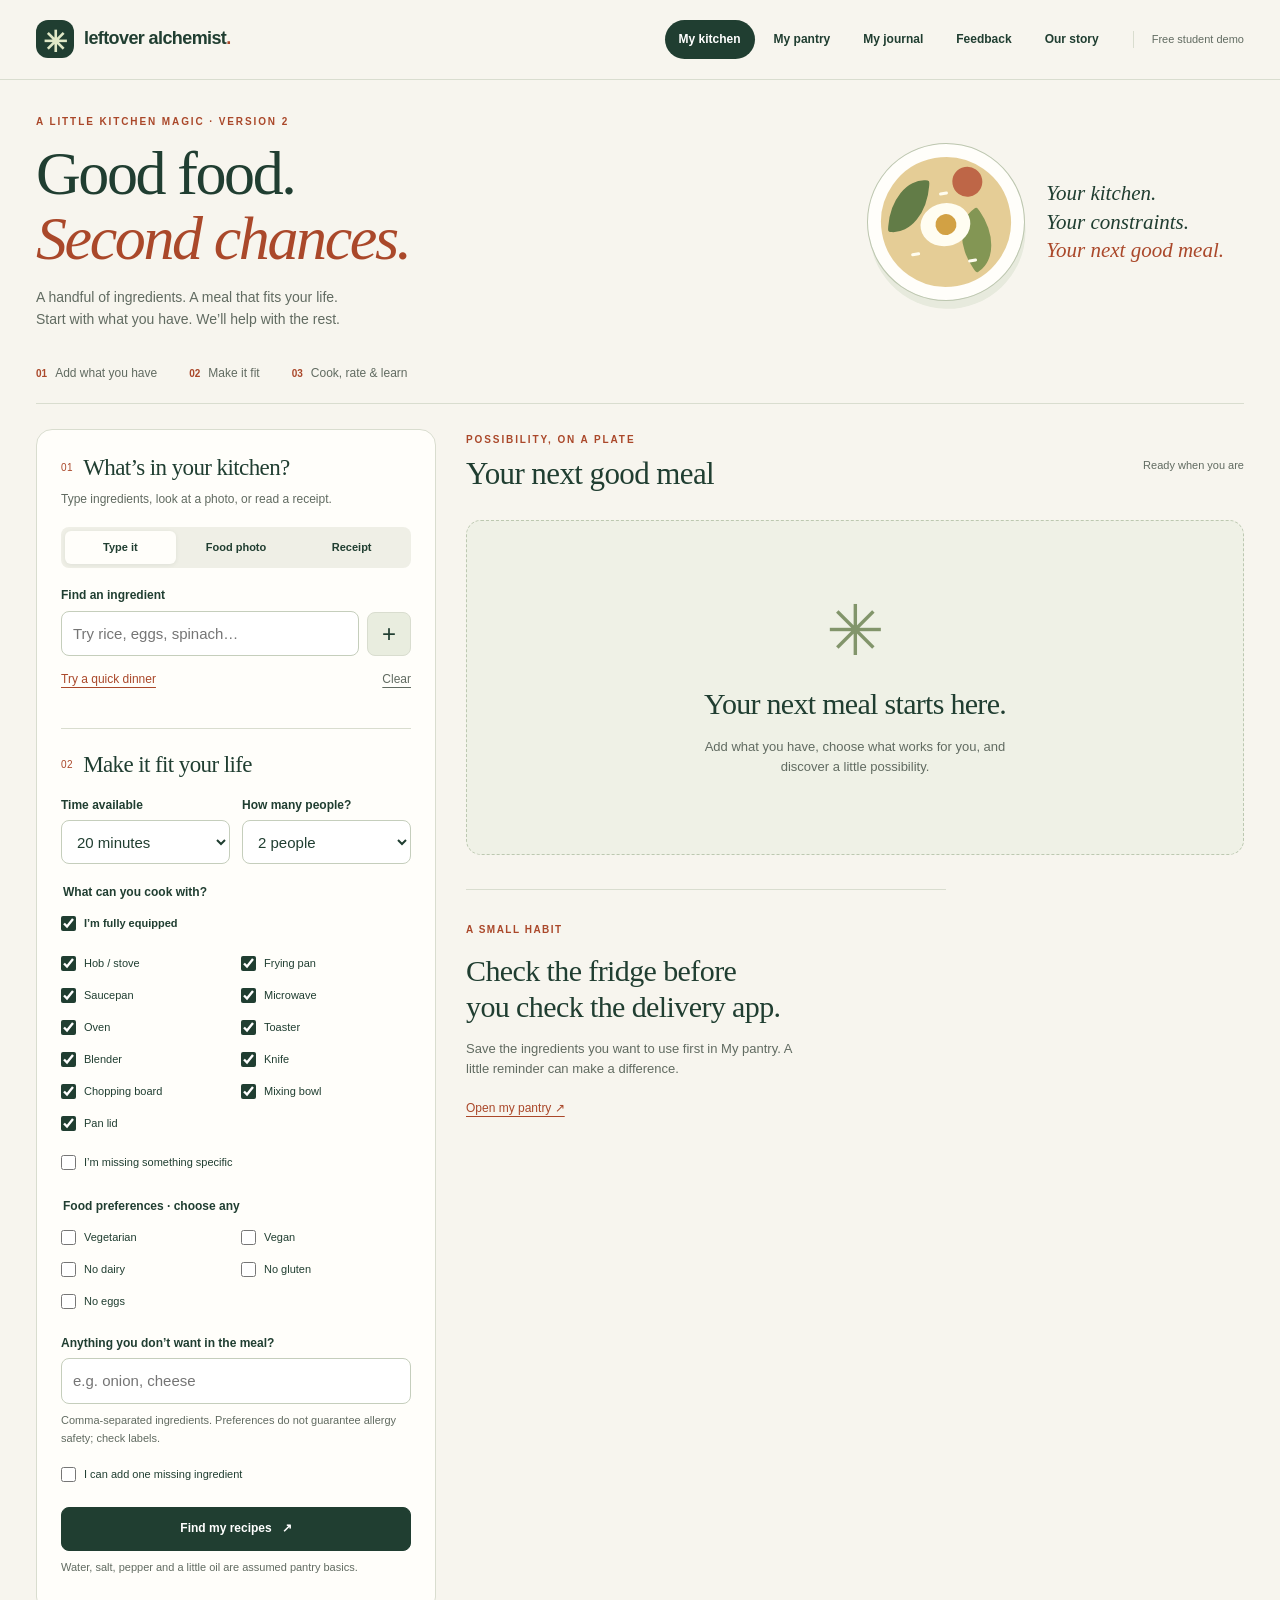
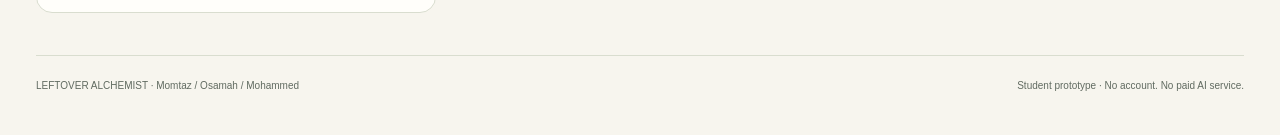
<file: index.html>
<!doctype html>
<html lang="en"><head><meta charset="utf-8"><meta name="viewport" content="width=device-width,initial-scale=1"><meta name="theme-color" content="#203e31"><meta name="description" content="Turn ingredients you already have into simple meals. A free student prototype with pantry reminders, receipt reading, and feedback."><title>Leftover Alchemist · Your kitchen, reimagined</title><link rel="stylesheet" href="styles.css"></head>
<body>
<header><a class="brand" href="#kitchen"><span class="brand-mark" aria-hidden="true">✳</span><span>leftover alchemist<span class="accent">.</span></span></a><nav aria-label="Main navigation"><button data-page="kitchen" aria-current="page">My kitchen</button><button data-page="pantry">My pantry <span id="pantry-count"></span></button><button data-page="journal">My journal</button><button data-page="feedback">Feedback</button><button data-page="about">Our story</button></nav><span class="free-label">Free student demo</span></header>
<main>
 <aside id="reminder-banner" class="reminder-banner" aria-live="polite" hidden></aside>
 <section id="kitchen-page" class="page">
  <div class="hero"><div><p class="eyebrow">A little kitchen magic · Version 2</p><h1>Good food.<br><em>Second chances.</em></h1><p>A handful of ingredients. A meal that fits your life.<br>Start with what you have. We’ll help with the rest.</p></div><div class="hero-side"><div class="orbit" aria-hidden="true"><span class="leaf leaf-one"></span><span class="leaf leaf-two"></span><span class="tomato"></span><span class="egg"><i></i></span><span class="grain g1"></span><span class="grain g2"></span><span class="grain g3"></span></div><div class="hero-note">Your kitchen.<br>Your constraints.<br><em>Your next good meal.</em></div></div></div>
  <div class="journey"><span><b>01</b> Add what you have</span><span><b>02</b> Make it fit</span><span><b>03</b> Cook, rate & learn</span></div>
  <div class="kitchen-layout">
   <form id="kitchen-form" class="panel kitchen-form">
    <div class="section-heading"><span class="step">01</span><h2>What’s in your kitchen?</h2></div><p class="helper">Type ingredients, look at a photo, or read a receipt.</p>
    <div class="input-tabs" role="tablist" aria-label="Ingredient input method"><button type="button" id="tab-type" role="tab" aria-selected="true" aria-controls="input-type">Type it</button><button type="button" id="tab-photo" role="tab" aria-selected="false" aria-controls="input-photo">Food photo</button><button type="button" id="tab-receipt" role="tab" aria-selected="false" aria-controls="input-receipt">Receipt</button></div>
    <div id="input-type" role="tabpanel" aria-labelledby="tab-type"><label for="ingredient-input">Find an ingredient</label><div class="autocomplete"><div class="input-row"><input id="ingredient-input" role="combobox" aria-autocomplete="list" aria-controls="ingredient-options" aria-expanded="false" autocomplete="off" maxlength="160" placeholder="Try rice, eggs, spinach…"><button id="add-ingredient" type="button" aria-label="Add ingredient" class="add-btn">+</button></div><ul id="ingredient-options" role="listbox" hidden></ul></div><div class="example-row"><button id="example" type="button" class="text-button">Try a quick dinner</button><button id="clear" type="button" class="text-button muted">Clear</button></div></div>
    <div id="input-photo" role="tabpanel" aria-labelledby="tab-photo" hidden><label for="food-photo">Upload a food photo</label><input type="file" id="food-photo" accept="image/jpeg,image/png,image/webp"><img id="food-preview" class="input-preview" alt="Your ingredients to review" hidden><p class="helper small">Review the photo and type what you can see. This free demo does not automatically identify loose food from images.</p><div class="input-row"><input id="photo-ingredients" aria-label="Ingredients visible in your photo" placeholder="e.g. tomatoes, eggs, spinach"><button type="button" id="add-photo-ingredients" class="small-button">Add</button></div></div>
    <div id="input-receipt" role="tabpanel" aria-labelledby="tab-receipt" hidden><label for="receipt-photo">Upload a receipt image</label><input type="file" id="receipt-photo" accept="image/jpeg,image/png,image/webp"><div class="button-row"><button type="button" id="scan-receipt" class="small-button">Read receipt</button><button type="button" id="sample-receipt" class="text-button">Try a sample</button></div><p id="ocr-status" class="helper small" role="status">English text recognition runs on your device. First use may take a moment.</p><label for="receipt-text">Or paste / correct receipt text</label><textarea id="receipt-text" rows="4" placeholder="Paste item lines and purchase date here…" maxlength="10000"></textarea><div class="field"><label for="receipt-date">Purchase date · review before importing</label><input type="date" id="receipt-date" required></div><button type="button" id="review-receipt" class="secondary full">Review receipt items</button><div id="receipt-review" hidden></div></div>
    <div id="ingredient-chips" class="chips" aria-label="Selected ingredients"></div><p id="ingredient-error" class="error" role="alert"></p>
    <div class="constraint-section"><div class="section-heading"><span class="step">02</span><h2>Make it fit your life</h2></div>
     <div class="two-columns"><div class="field"><label for="time">Time available</label><select id="time"><option value="10">10 minutes</option><option value="15">15 minutes</option><option value="20" selected>20 minutes</option><option value="30">30 minutes</option></select></div><div class="field"><label for="portions">How many people?</label><select id="portions"><option value="1">Just me</option><option value="2" selected>2 people</option><option value="3">3 people</option><option value="4">4 people</option></select></div></div>
     <fieldset><legend>What can you cook with?</legend><label class="check all-equipment"><input type="checkbox" id="fully-equipped" checked>I’m fully equipped</label><div id="equipment-options" class="check-grid"></div><label class="check" style="margin-top:8px"><input type="checkbox" id="missing-toggle">I’m missing something specific</label><div id="missing-wrap" hidden><label for="missing-equipment" class="sr-only">Equipment you do not have</label><input id="missing-equipment" placeholder="e.g. no oven, no microwave" maxlength="160"><p id="missing-hint" class="helper small"></p></div></fieldset>
     <fieldset><legend>Food preferences · choose any</legend><div class="check-grid"><label class="check"><input type="checkbox" id="vegetarian">Vegetarian</label><label class="check"><input type="checkbox" id="vegan">Vegan</label><label class="check"><input type="checkbox" id="no-dairy">No dairy</label><label class="check"><input type="checkbox" id="no-gluten">No gluten</label><label class="check"><input type="checkbox" id="no-egg">No eggs</label></div></fieldset>
     <div class="field"><label for="exclude">Anything you don’t want in the meal?</label><input id="exclude" placeholder="e.g. onion, cheese" maxlength="160"><p class="helper small">Comma-separated ingredients. Preferences do not guarantee allergy safety; check labels.</p></div>
     <label class="check"><input type="checkbox" id="allow-missing">I can add one missing ingredient</label><button type="submit" class="primary full">Find my recipes <span aria-hidden="true">↗</span></button><p class="helper small">Water, salt, pepper and a little oil are assumed pantry basics.</p>
    </div>
   </form>
   <section class="recipe-workspace" aria-labelledby="results-heading"><div class="results-heading"><div><p class="eyebrow">Possibility, on a plate</p><h2 id="results-heading">Your next good meal</h2></div><span id="recipe-count" class="subtle">Ready when you are</span></div><div id="results" aria-live="polite"></div><p id="match-note" class="helper"></p><div class="workspace-tip"><span class="tip-number">A SMALL HABIT</span><h3>Check the fridge before<br>you check the delivery app.</h3><p>Save the ingredients you want to use first in My pantry. A little reminder can make a difference.</p><button type="button" class="text-button" data-page="pantry">Open my pantry ↗</button></div></section>
  </div>
 </section>
 <section id="pantry-page" class="page" hidden>
  <div class="page-heading"><p class="eyebrow">A little less forgotten food</p><h1>Your pantry, remembered.</h1><p>Track what came home, decide when to check it, and cook it while it’s useful.</p></div>
  <div class="pantry-layout"><form id="pantry-form" class="panel"><h2>Add to your pantry</h2><div class="field"><label for="pantry-name">Ingredient</label><input id="pantry-name" list="pantry-catalog" placeholder="e.g. Eggs" required maxlength="80"><datalist id="pantry-catalog"></datalist></div><div class="field"><label for="pantry-purchased">Bought / cooked on</label><input id="pantry-purchased" type="date" required><p class="helper small">For cooked food, enter the cooking date.</p></div><div class="field"><label for="pantry-storage">Where is it stored?</label><select id="pantry-storage"><option value="fridge">Fridge · 4°C or below</option><option value="cupboard">Cupboard / pantry</option><option value="freezer">Freezer</option></select></div><div class="field"><label for="pantry-due">Use-by or reminder date</label><input id="pantry-due" type="date" required><button id="suggest-date" type="button" class="text-button">Suggest a date</button><p id="date-explanation" class="helper small">Use the package use-by date when available.</p></div><div class="field"><label for="date-kind">What does this date mean?</label><select id="date-kind"><option value="manual">Package / manually entered date</option><option value="check-in">A check-in reminder</option><option value="estimate">Guidance estimate · not a guarantee</option></select></div><button class="primary full" type="submit">Save pantry item</button></form><div><div class="list-heading"><div><h2>Use it, don’t lose it.</h2><p class="helper">Items with the nearest dates come first.</p></div><button id="calendar-export" type="button" class="secondary">Download reminders</button></div><p class="reminder-explanation">Reminders appear here while the app is open. Import the downloaded calendar file into your calendar for reminders when the site is closed. No email or background push service is connected.</p><div id="pantry-list"></div><p class="helper">Storage suggestions are planning aids, not freshness tests. Follow package instructions and safe storage conditions. <a href="https://www.foodsafety.gov/food-safety-charts/cold-food-storage-charts" target="_blank" rel="noopener">FoodSafety.gov storage guidance</a>.</p></div></div>
 </section>
 <section id="journal-page" class="page" hidden><div class="page-heading"><p class="eyebrow">Your small wins, recorded</p><h1>A kitchen story worth keeping.</h1><p>Completed meals, honest ratings, and evidence you can take into your pilot.</p></div><div class="stats"><div><span>Completed meals</span><strong id="meal-total">0</strong><small>Original pilot goal: 150+ meals</small></div><div><span>Estimated spending avoided</span><strong id="saving-total">AED 0</strong><small id="saving-description">User-entered estimates only</small></div><div><span>Average meal rating</span><strong id="rating-total">—</strong><small>From completed-meal logs</small></div></div><p class="helper">These are records on this device, not verified results. Waste reduction needs a separate baseline. Monthly savings need a comparable observation period. CSV exports include photo filenames, not photo files; keep your original photos.</p><div class="list-heading"><h2>The meal journal</h2><button id="meal-export" type="button" class="secondary">Export meals · CSV</button></div><div id="meal-list"></div></section>
 <section id="feedback-page" class="page" hidden><div class="page-heading"><p class="eyebrow">Build. Try. Listen. Improve.</p><h1>Help us make it fit.</h1><p>Tell the Alchemists team what worked in your kitchen and what got in the way.</p></div><div class="feedback-layout"><form id="feedback-form" class="panel"><h2>Your experience</h2><div class="two-columns"><div class="field"><label for="feedback-id">Participant code</label><input id="feedback-id" placeholder="e.g. P01" required maxlength="40"></div><div class="field"><label for="feedback-category">Your category</label><select id="feedback-category"><option>Dorm student</option><option>Shared-flat student</option><option>Busy expat</option><option>Campus eco-lead</option><option>Project team</option><option>Other</option></select></div></div><div class="two-columns"><div class="field"><label for="feedback-days">Days you tried it</label><input id="feedback-days" type="number" min="0" max="90" value="0" required></div><div class="field"><label for="feedback-round">Test round</label><select id="feedback-round"><option>First try</option><option>Retest after improvements</option></select></div></div><div class="field"><label for="feedback-rating">How useful was it?</label><select id="feedback-rating" required><option value="">Choose a rating</option><option value="5">5 · Very useful</option><option value="4">4 · Useful</option><option value="3">3 · Okay</option><option value="2">2 · Needs work</option><option value="1">1 · Not useful yet</option></select></div><div class="field"><label for="feedback-text">What should we keep, fix, or add?</label><textarea id="feedback-text" placeholder="Tell us about a task you tried, a problem, or an idea…" required maxlength="1500"></textarea></div><button class="primary full" type="submit">Save feedback on this device</button><p class="helper small">This prototype has no shared server database. Save and download your feedback, then send the file to your project team. Nothing is automatically emailed.</p></form><div><h2>The feedback loop</h2><ol class="loop"><li><strong>Build a useful first version</strong><span>Make the core journey work.</span></li><li><strong>Try it in a real kitchen</strong><span>Let the same participant use it for a few days.</span></li><li><strong>Listen, then choose a change</strong><span>Record the problem and what success would look like.</span></li><li><strong>Retest with the same person</strong><span>Check whether the change actually helped.</span></li><li><strong>Expand to another category</strong><span>Keep previous feedback visible as the pilot grows.</span></li></ol><div class="list-heading"><h2>Saved feedback</h2><button class="secondary" id="feedback-export" type="button">Download feedback</button></div><div id="feedback-list"></div></div></div></section>
 <section id="about-page" class="page" hidden><div class="page-heading"><p class="eyebrow">Alchemists team · MGMT 461</p><h1>A better meal starts<br>with a better question.</h1><p>“What can I make with what I already have?”</p></div><div class="about-body"><h2>What changed in version 2</h2><p>Ingredient suggestions now distinguish cooked and dry rice. You can combine equipment constraints, exclude ingredients, review a food photo, read English receipt text, track pantry dates, export calendar reminders, rate recipes, and save feedback.</p><h2>A free prototype, with honest limits</h2><p>Recipe suggestions use 14 built-in templates, not live generative AI. Ingredient-fit scores measure required-ingredient coverage, not taste, nutrition, or safety. Food photos need manual ingredient review. Receipt text recognition runs locally and may make mistakes; confirm items and dates before saving.</p><h2>Your data stays in this browser</h2><p>Photos, receipts, pantry items, meal logs, and feedback are not sent to the project team or stored in a shared database. Browser storage can be cleared, especially on university computers. Download important records before leaving. The public link shows the same app on another device, but not your private local data.</p><h2>Reminders and dates</h2><p>In-app reminders work while the site is open. Calendar export lets you import reminders into a calendar app. Guidance estimates assume appropriate storage and do not establish an actual expiry date. Generic items get a check-in reminder rather than an invented shelf-life prediction.</p><p><a href="https://www.foodsafety.gov/food-safety-charts/cold-food-storage-charts" target="_blank" rel="noopener">Storage guidance · FoodSafety.gov</a><br><a href="https://github.com/naptha/tesseract.js" target="_blank" rel="noopener">Receipt OCR · Tesseract.js, Apache 2.0</a></p><a class="secondary" href="before.html" target="_blank">Explore the original prototype ↗</a></div></section>
 <footer><span>LEFTOVER ALCHEMIST · Momtaz / Osamah / Mohammed</span><span>Student prototype · No account. No paid AI service.</span></footer>
</main>
<dialog id="recipe-dialog" aria-labelledby="recipe-title"><div id="recipe-detail" class="dialog-inner"></div></dialog>
<dialog id="meal-dialog" aria-labelledby="meal-dialog-title"><form id="meal-form" class="dialog-inner"><div class="dialog-heading"><div><p class="eyebrow">A meal worth remembering</p><h2 id="meal-dialog-title">How did it turn out?</h2></div><button type="button" class="close" data-close="meal-dialog" aria-label="Close meal form">×</button></div><p id="meal-recipe-name" class="helper"></p><div class="two-columns"><div class="field"><label for="meal-person">Participant code</label><input id="meal-person" required maxlength="40" placeholder="e.g. P01"></div><div class="field"><label for="meal-date">Date cooked</label><input id="meal-date" type="date" required></div></div><div class="field"><label for="meal-rating">Your meal rating</label><select id="meal-rating" required><option value="">Choose a rating</option><option value="5">5 · Loved it</option><option value="4">4 · Would cook again</option><option value="3">3 · It was okay</option><option value="2">2 · Needs work</option><option value="1">1 · Didn’t enjoy it</option></select></div><div class="two-columns"><div class="field"><label for="meal-avoided">Avoided purchase · AED, optional</label><input id="meal-avoided" type="number" min="0" max="10000" step="0.01"></div><div class="field"><label for="meal-extra">Extra ingredient cost · AED</label><input id="meal-extra" type="number" min="0" max="10000" step="0.01"></div></div><p class="helper small">Enter both spending amounts or leave both blank. Net estimate = avoided purchase minus extra ingredient spending.</p><div class="field"><label for="meal-notes">What worked? What would you change?</label><textarea id="meal-notes" maxlength="1500"></textarea></div><div class="field"><label for="meal-photo">Photo of your finished meal · optional</label><input id="meal-photo" type="file" accept="image/jpeg,image/png,image/webp"><img id="meal-photo-preview" class="input-preview" alt="Your finished meal" hidden></div><label class="check"><input id="meal-completed" type="checkbox" required>This meal was actually cooked.</label><p id="meal-error" class="error" role="alert"></p><button type="submit" id="meal-save" class="primary full">Save completed meal</button></form></dialog>
<div class="toast" id="toast" role="status" hidden></div><script type="module" src="app.js"></script>
</body></html>
</file>
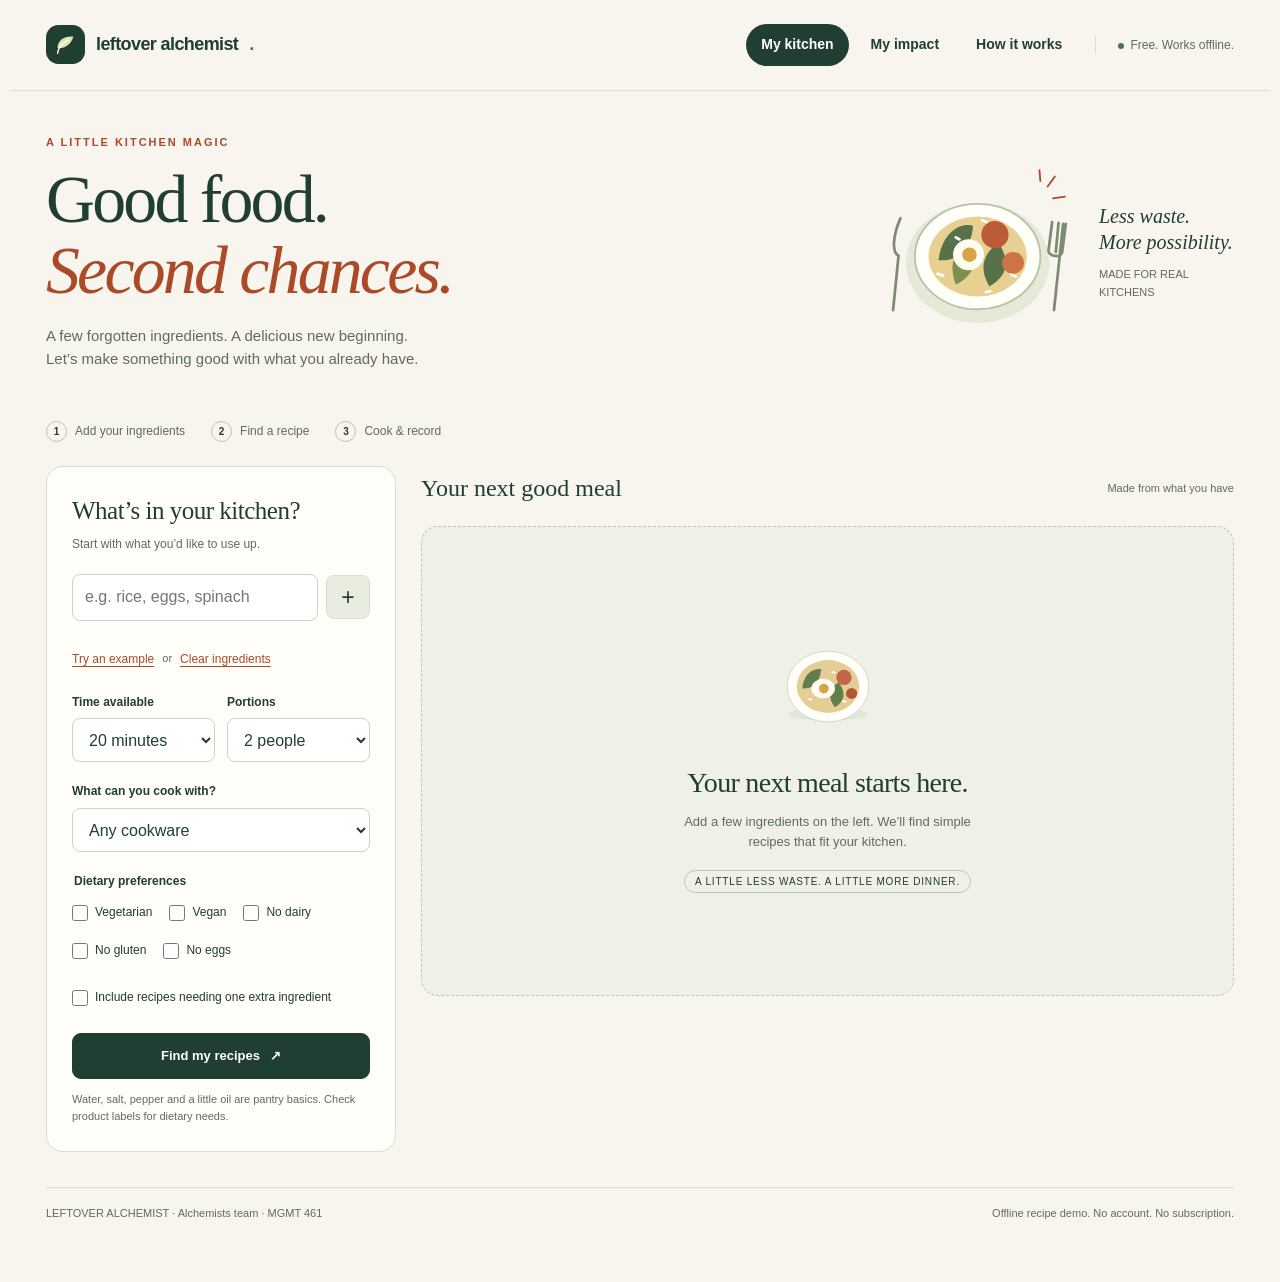
<file: before.html>
<!doctype html>
<html lang="en">
<head>
<meta charset="utf-8"><meta name="viewport" content="width=device-width,initial-scale=1">
<meta name="theme-color" content="#203e31"><title>Leftover Alchemist · A little kitchen magic</title>
<style>
:root{--paper:#f7f5ee;--ink:#203e31;--muted:#606b60;--line:#d9ded1;--orange:#ab4929;--pale:#e9eddf;--white:#fffef9}*{box-sizing:border-box}body{margin:0;background:var(--paper);color:var(--ink);font:16px/1.55 -apple-system,BlinkMacSystemFont,"Segoe UI",sans-serif}button,input,select,textarea{font:inherit}button,a,input,select,textarea{-webkit-tap-highlight-color:transparent}button,a{cursor:pointer}button{transition:background .18s,transform .18s}button:hover{filter:brightness(.96)}button:active{transform:translateY(1px)}:focus-visible{outline:3px solid var(--orange);outline-offset:4px}button{color:inherit}a{color:inherit}header{max-width:1260px;margin:auto;padding:24px 36px;display:flex;align-items:center;gap:18px;border-bottom:1px solid var(--line)}.brand{display:flex;align-items:center;gap:11px;text-decoration:none;font-weight:750;font-size:18px;letter-spacing:-.6px}.brand svg{width:39px;height:39px}.nav{display:flex;gap:7px;margin-left:auto}.nav button{border:0;background:none;padding:10px 15px;border-radius:24px;font-size:14px;font-weight:650}.nav button[aria-current=page]{background:var(--ink);color:white}.offline{font-size:12px;color:var(--muted);border-left:1px solid var(--line);padding-left:22px}.offline:before{content:"";display:inline-block;width:6px;height:6px;background:#477545;border-radius:100%;margin-right:6px}main{max-width:1260px;padding:0 36px 60px;margin:auto}.hero{display:grid;grid-template-columns:1.4fr 1fr;align-items:center;padding:43px 0 34px;gap:30px}.eyebrow{text-transform:uppercase;letter-spacing:2px;font-size:11px;font-weight:750;color:var(--orange);margin:0 0 13px}.hero h1{font-family:Georgia,serif;font-size:clamp(42px,5.3vw,69px);font-weight:400;line-height:1.05;letter-spacing:-2.8px;margin:0 0 18px}.hero h1 em{font-weight:400;color:var(--orange)}.hero p.desc{max-width:470px;font-size:15px;color:var(--muted);margin:0}.hero-art{display:flex;align-items:center;gap:15px;justify-content:flex-end}.hero-art svg{width:200px;height:174px;flex-shrink:0}.art-caption{max-width:135px;font-family:Georgia,serif;font-style:italic;font-size:20px;line-height:1.3}.art-caption small{font:11px/1.7 -apple-system,sans-serif;display:block;margin-top:10px;color:var(--muted)}.process{display:flex;gap:26px;padding:16px 0 24px;font-size:12px;color:var(--muted)}.process span{display:inline-flex;gap:8px;align-items:center}.process b{font-size:10px;border:1px solid #b9c4b4;border-radius:50%;width:21px;height:21px;text-align:center;line-height:19px;color:var(--ink)}.workspace{display:grid;grid-template-columns:350px minmax(0,1fr);gap:25px;align-items:start}.panel{background:var(--white);border:1px solid var(--line);border-radius:17px;padding:25px}.panel h2,.section-title{font-family:Georgia,serif;font-weight:400;font-size:25px;letter-spacing:-.5px;margin:0 0 5px}.hint{font-size:12px;color:var(--muted);margin:0 0 20px}.field{margin-top:20px}.field>label,legend{font-size:12px;font-weight:750;margin-bottom:7px;display:block}.row{display:flex;gap:8px;align-items:center}.row>*{min-width:0}.row input{flex:1}input,select,textarea{border:1px solid #cbd3c3;border-radius:8px;padding:10px 12px;background:white;color:var(--ink);width:100%;min-height:44px}textarea{resize:vertical;min-height:83px}.add{border:1px solid var(--line);background:var(--pale);border-radius:8px;min-width:44px;height:44px;font-size:23px}.chips{display:flex;flex-wrap:wrap;gap:7px;margin-top:12px}.chip{display:flex;align-items:center;gap:8px;border:1px solid #d8dfce;border-radius:20px;background:#eff2e6;padding:5px 9px 5px 12px;font-size:12px}.chip button{background:none;border:0;border-radius:50%;width:26px;height:26px;font-size:18px;padding:0}.examples{display:flex;gap:8px;align-items:center;flex-wrap:wrap;margin:12px 0 0}.text-btn{background:none;border:0;color:var(--orange);text-decoration:underline;text-underline-offset:3px;padding:3px 0;min-height:28px;font-size:12px}.form-grid{display:grid;grid-template-columns:1fr 1fr;gap:12px}.checks{display:flex;flex-wrap:wrap;gap:8px 17px}fieldset{padding:0;border:0;margin:20px 0 0;min-width:0}.check{display:flex;align-items:center;gap:7px;font-size:12px;min-height:30px}.check input{width:16px;height:16px;min-height:0;accent-color:var(--ink);margin:0}.primary,.secondary{border-radius:9px;min-height:46px;padding:11px 18px;font-weight:650;font-size:13px;border:1px solid var(--ink);display:inline-flex;align-items:center;justify-content:center;gap:10px}.primary{background:var(--ink);color:white}.secondary{background:transparent;color:var(--ink)}.full{width:100%;margin-top:20px}.mini-note{font-size:11px;color:var(--muted);line-height:1.6;margin:12px 0 0}.results-head{display:flex;justify-content:space-between;align-items:center;margin:4px 0 19px;gap:14px}.results-head h2{font-size:24px;font-family:Georgia,serif;font-weight:400;margin:0}.results-head small{font-size:11px;color:var(--muted)}.empty{min-height:470px;display:flex;align-items:center;justify-content:center;text-align:center;border:1px dashed #bdc8b4;border-radius:17px;background:#eff1e7;padding:35px}.empty svg{width:118px;height:115px;margin-bottom:15px}.empty h3{font:28px/1.2 Georgia,serif;margin:0 0 12px;font-weight:400;letter-spacing:-.7px}.empty p{font-size:13px;color:var(--muted);max-width:330px;margin:0 auto 16px}.recipe-grid{display:grid;grid-template-columns:1fr 1fr;gap:16px}.recipe-card{background:var(--white);border:1px solid var(--line);border-radius:14px;overflow:hidden}.recipe-art{height:138px;position:relative;background:#e5e9d7;display:flex;align-items:center;justify-content:center}.recipe-art svg{height:125px;width:155px}.recipe-art.terracotta{background:#f0e3d4}.recipe-art.lemon{background:#eeecd3}.recipe-body{padding:20px}.tag{font-size:10px;letter-spacing:1px;text-transform:uppercase;color:var(--orange);font-weight:750}.recipe-body h3{font:24px/1.15 Georgia,serif;font-weight:400;letter-spacing:-.5px;margin:8px 0 9px}.recipe-meta{display:flex;gap:13px;font-size:11px;color:var(--muted);margin-bottom:12px}.recipe-body p{font-size:12px;margin:0 0 16px;color:var(--muted)}.recipe-body button{width:100%}.available{font-size:11px;background:var(--pale);color:var(--ink);padding:5px 8px;border-radius:5px;position:absolute;top:12px;left:12px}.error{font-size:12px;color:#a23721;margin-top:7px}.bottom-note{border-top:1px solid var(--line);margin-top:35px;padding-top:17px;display:flex;justify-content:space-between;gap:20px;color:var(--muted);font-size:11px}.page-top{padding:42px 0 25px}.page-top h1{font:48px/1.1 Georgia,serif;letter-spacing:-1.7px;margin:0 0 12px}.page-top p{color:var(--muted);font-size:14px}.stats{display:grid;grid-template-columns:repeat(3,1fr);gap:18px;margin:8px 0 26px}.stat{padding:25px 26px;border-radius:14px;background:var(--pale)}.stat small{font-size:12px;display:block;color:var(--muted)}.stat strong{font:43px/1.3 Georgia,serif;display:block;margin:4px 0}.log-header{display:flex;justify-content:space-between;gap:15px;align-items:center;margin:30px 0 18px}.log-header h2{font:27px Georgia,serif;margin:0}.log{display:grid;grid-template-columns:75px 1fr auto;gap:19px;align-items:center;padding:22px 0;border-bottom:1px solid var(--line)}.log img{height:75px;width:75px;object-fit:cover;border-radius:9px}.log-icon{height:75px;width:75px;background:var(--pale);display:grid;place-items:center;border-radius:9px;font:32px Georgia,serif}.log h3{font:21px Georgia,serif;margin:0 0 5px}.log p{font-size:12px;color:var(--muted);margin:3px 0;overflow-wrap:anywhere}.log .delete{color:var(--orange);border:0;background:none;font-size:12px;min-height:44px}.guide{max-width:800px}.guide-step{display:flex;gap:22px;border-bottom:1px solid var(--line);padding:25px 0}.guide-step>span{font:31px Georgia,serif;color:var(--orange)}.guide-step h2{font:25px Georgia,serif;margin:0 0 8px}.guide-step p{color:var(--muted);font-size:14px;margin:0}.notice{padding:20px 0;font-size:13px;color:var(--muted);max-width:790px}.notice strong{color:var(--ink)}dialog{border:1px solid var(--line);border-radius:18px;padding:0;max-width:740px;width:calc(100% - 28px);max-height:90vh;background:var(--white);color:var(--ink)}dialog::backdrop{background:#14291dc4;backdrop-filter:blur(4px)}.dialog-inner{padding:30px}.dialog-top{display:flex;align-items:flex-start;gap:15px;justify-content:space-between}.dialog-top h2{font:34px/1.15 Georgia,serif;margin:8px 0 12px;letter-spacing:-.8px}.close{background:var(--pale);border:0;width:40px;height:40px;border-radius:50%;font-size:24px;flex-shrink:0}.detail-columns{display:grid;grid-template-columns:1fr 1.45fr;gap:30px;border-top:1px solid var(--line);padding-top:20px;margin-top:18px}.detail-columns h3{font-size:13px;margin:0 0 13px}.ingredients-list{list-style:none;padding:0;margin:0}.ingredients-list li{padding:8px 0;border-bottom:1px solid var(--line);font-size:13px}.ingredients-list small{display:block;color:var(--orange)}.steps{padding-left:22px;margin:0}.steps li{font-size:13px;margin-bottom:16px;padding-left:5px}.steps li::marker{color:var(--orange);font-weight:bold}.dialog-actions{margin-top:24px;display:flex;justify-content:flex-end;gap:10px}.photo-preview{max-width:110px;max-height:90px;border-radius:8px;margin-top:8px}.toast{position:fixed;bottom:24px;left:50%;transform:translateX(-50%);background:var(--ink);color:white;padding:13px 22px;border-radius:10px;font-size:13px;box-shadow:0 6px 30px #203e3133;z-index:5;max-width:90vw;text-align:center}.warning{color:var(--orange);font-size:12px}.pill{font-size:10px;letter-spacing:.8px;border:1px solid #bbc7b4;border-radius:20px;padding:5px 10px;white-space:nowrap}[hidden]{display:none!important}.sr{position:absolute;width:1px;height:1px;overflow:hidden;clip:rect(0,0,0,0)}
@media(min-width:1450px){.hero{padding-top:55px}.workspace{grid-template-columns:375px minmax(0,1fr)}}@media(max-width:900px){header{padding:20px}.offline{display:none}main{padding:0 20px 35px}.hero-art{gap:0}.hero-art svg{width:145px}.art-caption{font-size:17px;max-width:100px}.workspace{grid-template-columns:300px minmax(0,1fr);gap:18px}.recipe-grid{grid-template-columns:1fr}.panel{padding:20px}}@media(max-width:640px){header{flex-wrap:wrap;gap:15px;padding:17px 20px}.brand{font-size:17px}.brand svg{width:32px;height:32px}.nav{margin-left:0;width:100%;justify-content:space-between}.nav button{font-size:12px;flex:1}.hero{display:block;padding:30px 0 12px}.hero h1{font-size:48px;letter-spacing:-2px}.hero-art{display:none}.hero p.desc{font-size:14px}.process{gap:13px;font-size:10px;justify-content:space-between}.process span{gap:5px}.workspace{grid-template-columns:1fr}.panel{padding:23px}.empty{min-height:300px}.results-head{margin-top:15px}.recipe-grid{grid-template-columns:1fr}.recipe-art{height:150px}.stats{grid-template-columns:1fr;gap:10px}.stat{padding:18px 22px}.stat strong{font-size:35px}.bottom-note{display:block}.bottom-note span{display:block;margin-bottom:7px}.detail-columns{grid-template-columns:1fr;gap:25px}.dialog-inner{padding:22px}.dialog-top h2{font-size:29px}.page-top h1{font-size:39px}.log{grid-template-columns:55px 1fr;gap:12px}.log img,.log-icon{width:55px;height:55px}.log .delete{grid-column:2;justify-self:start;padding:0;min-height:30px}.log-header{flex-wrap:wrap}.form-grid{gap:10px}}@media(prefers-reduced-motion:reduce){*{scroll-behavior:auto!important;transition:none!important}}
</style>
</head>
<body>
<header>
 <a class="brand" href="#kitchen" aria-label="Leftover Alchemist home"><svg viewBox="0 0 44 44" fill="none" aria-hidden="true"><rect width="44" height="44" rx="14" fill="#203e31"/><path d="M13 26c7 1 15-3 18-13-10-1-18 4-18 13Z" fill="#dce6b8"/><path d="M13 32c1-7 5-12 12-15" stroke="#fffef9" stroke-width="1.5" stroke-linecap="round"/></svg>leftover alchemist<span style="color:var(--orange)">.</span></a>
 <nav class="nav" aria-label="Main navigation"><button data-page="kitchen" aria-current="page">My kitchen</button><button data-page="impact">My impact</button><button data-page="guide">How it works</button></nav>
 <span class="offline">Free. Works offline.</span>
</header>
<main>
<section id="kitchen-page">
 <div class="hero"><div><p class="eyebrow">A little kitchen magic</p><h1>Good food.<br><em>Second chances.</em></h1><p class="desc">A few forgotten ingredients. A delicious new beginning.<br>Let’s make something good with what you already have.</p></div><div class="hero-art"><svg viewBox="0 0 220 190" fill="none" aria-hidden="true"><path d="m180 23 8-11m-2 24 13-2m-27-17-1-12" stroke="#ab4929" stroke-width="2" stroke-linecap="round"/><ellipse cx="103" cy="107" rx="79" ry="66" fill="#e5e9d7"/><ellipse cx="103" cy="100" rx="69" ry="58" fill="#fffef9" stroke="#b5c4a5" stroke-width="2"/><ellipse cx="103" cy="100" rx="54" ry="44" fill="#e8cf92"/><path d="M60 104c4-31 24-42 38-38-2 25-16 40-38 38Zm56 29c-12-20-7-37 10-48 14 21 9 37-10 48Z" fill="#577248"/><path d="M79 131c-8-22-3-36 15-45 10 19 5 35-15 45Z" fill="#7b914d"/><circle cx="122" cy="76" r="15" fill="#bc5c36"/><circle cx="142" cy="107" r="12" fill="#cd7445"/><circle cx="93" cy="98" r="17" fill="#fffdf0"/><circle cx="94" cy="98" r="8" fill="#d8a544"/><path d="m59 119 6 2m43-61 5 2m27 58 5 2m-33 17 5-1m-38-59 4 2" stroke="#fffef9" stroke-width="3" stroke-linecap="round"/><path d="m197 64-10 95m-2-97-4 31c-1 7 14 9 15 2l4-31m-8-1-3 32M18 58c-9 21-9 38-2 41l-6 60" stroke="#7d8b70" stroke-width="3" stroke-linecap="round"/></svg><div class="art-caption">Less waste.<br>More possibility.<small>MADE FOR REAL KITCHENS</small></div></div></div>
 <div class="process" aria-label="Three simple steps"><span><b>1</b> Add your ingredients</span><span><b>2</b> Find a recipe</span><span><b>3</b> Cook & record</span></div>
 <div class="workspace">
  <form id="kitchen-form" class="panel"><h2>What’s in your kitchen?</h2><p class="hint">Start with what you’d like to use up.</p>
   <label for="ingredient" class="sr">Add ingredients</label><div class="row"><input id="ingredient" placeholder="e.g. rice, eggs, spinach" maxlength="160" autocomplete="off"><button type="button" id="add-ingredient" class="add" aria-label="Add ingredients">+</button></div>
   <div id="chips" class="chips" aria-label="Your ingredients"></div><div id="input-error" class="error" role="alert"></div>
   <div class="examples"><button type="button" id="example" class="text-btn">Try an example</button><span style="font-size:11px;color:var(--muted)">or</span><button type="button" id="clear-ingredients" class="text-btn">Clear ingredients</button></div>
   <div class="form-grid"><div class="field"><label for="time">Time available</label><select id="time"><option value="10">10 minutes</option><option value="15">15 minutes</option><option value="20" selected>20 minutes</option><option value="30">30 minutes</option></select></div><div class="field"><label for="portions">Portions</label><select id="portions"><option value="1">1 person</option><option value="2" selected>2 people</option><option value="3">3 people</option><option value="4">4 people</option></select></div></div>
   <div class="field"><label for="equipment">What can you cook with?</label><select id="equipment"><option value="any">Any cookware</option><option value="pan">A hob & frying pan</option><option value="pot">A hob & saucepan</option><option value="microwave">A microwave</option><option value="none">No cooking equipment</option></select></div>
   <fieldset><legend>Dietary preferences</legend><div class="checks"><label class="check"><input type="checkbox" id="vegetarian">Vegetarian</label><label class="check"><input type="checkbox" id="vegan">Vegan</label><label class="check"><input type="checkbox" id="no-dairy">No dairy</label><label class="check"><input type="checkbox" id="no-gluten">No gluten</label><label class="check"><input type="checkbox" id="no-egg">No eggs</label></div></fieldset>
   <label class="check" style="margin-top:17px"><input type="checkbox" id="missing">Include recipes needing one extra ingredient</label>
   <button class="primary full" type="submit">Find my recipes <span aria-hidden="true">↗</span></button><p class="mini-note">Water, salt, pepper and a little oil are pantry basics. Check product labels for dietary needs.</p>
  </form>
  <section aria-labelledby="results-title"><div class="results-head"><h2 id="results-title">Your next good meal</h2><small id="result-count">Made from what you have</small></div><div id="results" aria-live="polite"></div><p id="matching-note" class="mini-note"></p></section>
 </div>
</section>
<section id="impact-page" hidden>
 <div class="page-top"><p class="eyebrow">Small actions, visible progress</p><h1>Your kitchen story</h1><p>Real meals you’ve logged, all in one place. Your records stay on this device.</p></div>
 <div class="stats"><div class="stat"><small>Completed meals logged</small><strong id="stat-meals">0</strong><small>Progress toward your 150-meal pilot target</small></div><div class="stat"><small>Estimated net spending avoided</small><strong id="stat-savings">AED 0</strong><small id="savings-note">Based on your own estimates</small></div><div class="stat"><small>Average meal rating</small><strong id="stat-rating">—</strong><small>From your completed-meal feedback</small></div></div>
 <p class="notice" style="padding-top:0"><strong>A record of cooking, not verified waste reduction.</strong> Your 50% food-waste target needs a separate baseline and follow-up measure. Spending figures here are user estimates, not verified monthly savings.</p>
 <div class="log-header"><h2>The meal journal</h2><div class="row"><button id="undo-delete" class="secondary" hidden>Undo last deletion</button><button id="export" class="secondary">Export meal log · CSV</button></div></div><div id="logs"></div>
</section>
<section id="guide-page" class="guide" hidden>
 <div class="page-top"><p class="eyebrow">The idea in action</p><h1>Something good from<br>what’s already there.</h1><p>A simple prototype for the Alchemists team’s MGMT 461 innovation journey.</p></div>
 <div class="guide-step"><span>01</span><div><h2>Take a look in your kitchen</h2><p>Enter ingredients you have. Choose your time, portions, cookware, and dietary preferences. Use up suitable ingredients you already own.</p></div></div>
 <div class="guide-step"><span>02</span><div><h2>Find a meal that fits</h2><p>The free offline recipe engine matches your ingredients to 14 built-in recipes. Open a match to see quantities and steps. Recipes needing an extra ingredient are clearly marked.</p></div></div>
 <div class="guide-step"><span>03</span><div><h2>Cook, then capture the result</h2><p>Log a completed meal with a rating, participant ID, feedback, and optional photo. Export the CSV for your milestone evidence. Keep original photos separately.</p></div></div>
 <div class="guide-step"><span>04</span><div><h2>Learn and improve</h2><p>Look at feedback and failed attempts during your pilot. Make a change, test again, and compare outcomes. Track discarded food separately over comparable baseline and pilot periods.</p></div></div>
 <p class="notice"><strong>About this demo.</strong> It works without accounts, internet, paid services, or API keys. It uses built-in recipe rules rather than live generative AI. Photo uploads attach evidence to a meal; they do not scan your fridge. Browser records are not shared or backed up, so export important work.</p><p class="notice" style="padding-top:0">Use ingredients that are safe to eat and follow package storage instructions. This demo cannot assess freshness or guarantee allergy safety. Review every ingredient and product label before cooking.</p>
</section>
<footer class="bottom-note"><span>LEFTOVER ALCHEMIST · Alchemists team · MGMT 461</span><span>Offline recipe demo. No account. No subscription.</span></footer>
</main>
<dialog id="recipe-dialog" aria-labelledby="recipe-title"><div class="dialog-inner" id="recipe-detail"></div></dialog>
<dialog id="log-dialog" aria-labelledby="log-title"><form id="log-form" class="dialog-inner"><div class="dialog-top"><div><span class="tag">One meal, one small win</span><h2 id="log-title">How did it turn out?</h2></div><button type="button" class="close" data-close="log-dialog" aria-label="Close meal log">×</button></div><p id="log-recipe" class="hint"></p>
 <div class="form-grid"><div class="field"><label for="participant">Participant ID</label><input id="participant" placeholder="e.g. P01" required maxlength="40"></div><div class="field"><label for="meal-date">Date cooked</label><input type="date" id="meal-date" required></div></div>
 <div class="field"><label for="rating">How was the meal?</label><select id="rating" required><option value="">Choose a rating</option><option value="5">5 — Loved it</option><option value="4">4 — Would cook again</option><option value="3">3 — It was okay</option><option value="2">2 — Needs work</option><option value="1">1 — Didn’t enjoy it</option></select></div>
 <div class="form-grid"><div class="field"><label for="avoided">Avoided purchase (AED, optional)</label><input id="avoided" type="number" min="0" max="10000" step="0.01" placeholder="e.g. 35"></div><div class="field"><label for="extra">Extra ingredient cost (AED)</label><input id="extra" type="number" min="0" max="10000" step="0.01" placeholder="e.g. 0"></div></div><p class="mini-note">Only estimate an avoided purchase if you would otherwise have made it. Enter both amounts to include a net estimate. Leave both blank if unknown.</p>
 <div class="field"><label for="feedback">What worked? What would you change?</label><textarea id="feedback" maxlength="1000" placeholder="e.g. Easy to follow, but I needed a smaller portion."></textarea></div>
 <div class="field"><label for="photo">Meal photo (optional, max 10 MB)</label><input id="photo" type="file" accept="image/jpeg,image/png,image/webp"><img id="photo-preview" class="photo-preview" alt="Your meal photo preview" hidden></div>
 <label class="check" style="margin-top:18px"><input type="checkbox" id="completed" required>I confirm this meal was actually cooked.</label><div id="log-error" class="error" role="alert"></div><div class="dialog-actions"><button type="button" class="secondary" data-close="log-dialog">Cancel</button><button type="submit" id="save-meal" class="primary">Save completed meal</button></div>
</form></dialog>
<div id="toast" class="toast" role="status" hidden></div>
<script>
'use strict';
const $=s=>document.querySelector(s), esc=s=>String(s).replace(/[&<>"']/g,c=>({'&':'&amp;','<':'&lt;','>':'&gt;','"':'&quot;',"'":'&#39;'}[c]));
const foods={
 rice:['cooked rice','cup',1,[]],egg:['egg','',1,['egg']],spinach:['spinach','handful',1,[]],tomato:['tomato','',1,[]],pasta:['dry pasta','g',80,['gluten']],chickpea:['cooked or canned chickpeas','cup',.75,[]],lentil:['canned lentils, drained','cup',.75,[]],potato:['potato','',1,[]],bread:['bread','slice',2,['gluten']],cheese:['cheese','g',30,['dairy']],yogurt:['plain yogurt','tbsp',3,['dairy']],tuna:['canned tuna, drained','g',80,['fish']],bean:['cooked or canned beans','cup',.75,[]],oat:['oats (check gluten-free label)','cup',.5,['gluten']],banana:['banana','',1,[]],cucumber:['cucumber','',.5,[]],carrot:['carrot','',1,[]],pepper:['bell pepper','',.5,[]],onion:['onion','',.25,[]],garlic:['garlic','clove',1,[]],lemon:['lemon juice','tsp',1,[]],milk:['milk','ml',100,['dairy']],tortilla:['flour tortilla','',1,['gluten']],broccoli:['broccoli','cup',.5,[]],mushroom:['mushrooms','cup',.5,[]],corn:['canned sweetcorn','cup',.25,[]],avocado:['avocado','',.5,[]],pea:['peas','cup',.25,[]]
};
const aliases={eggs:'egg',rice:'rice','leftover rice':'rice','white rice':'rice','brown rice':'rice','cooked rice':'rice',tomatoes:'tomato','canned tomatoes':'tomato','tinned tomatoes':'tomato',chickpeas:'chickpea','canned chickpeas':'chickpea','cooked chickpeas':'chickpea',garbanzo:'chickpea','garbanzo beans':'chickpea',lentils:'lentil','canned lentils':'lentil','cooked lentils':'lentil',potatoes:'potato',beans:'bean','canned beans':'bean','kidney beans':'bean','black beans':'bean',oats:'oat',bananas:'banana',carrots:'carrot','bell pepper':'pepper','bell peppers':'pepper',capsicum:'pepper',peppers:'pepper',onions:'onion',mushrooms:'mushroom',peas:'pea','frozen peas':'pea','frozen spinach':'spinach','canned tuna':'tuna',tortillas:'tortilla','flour tortillas':'tortilla','sweet corn':'corn',sweetcorn:'corn','canned corn':'corn',courgette:'zucchini',yoghurt:'yogurt','greek yogurt':'yogurt',cheddar:'cheese',mozzarella:'cheese','dry pasta':'pasta','cooked pasta':'pasta'};
const normalize=s=>{const n=s.trim().toLowerCase().replace(/\s+/g,' ');return aliases[n]||n};
// Each template lists all mandatory ingredients. Optional ingredients only enter
// the recipe and steps when the participant actually supplies them.
const R=(id,name,time,equipment,core,optional,description,steps)=>({id,name,time,equipment,core,optional,description,steps});
const recipes=[
 R('fried-rice','Second-chance fried rice',15,'pan',['rice','egg'],['spinach','carrot','pea','onion','pepper'], 'A quick pan of golden rice with eggs and your available vegetables.', c=>[`Use cooked rice. Beat the eggs. ${c.has('carrot')?'Finely dice the carrot. ':''}Chop any other listed vegetables.`,`Heat a little oil in a frying pan over medium heat. ${c.veg.length?'Add the vegetables and cook until tender, about 4–6 minutes.':'Warm the pan for a minute.'}`,`Move everything to one side. Add the eggs and scramble until set. Add the cooked rice, break up clumps, and stir-fry until steaming hot throughout.`,`Season to taste and serve immediately. Keep the rice refrigerated before use and follow its storage guidance.`]),
 R('omelette','The clean-out omelette',10,'pan',['egg'],['spinach','tomato','cheese','mushroom','onion'], 'A soft, simple omelette for whatever is left in the vegetable drawer.', c=>[`Beat the eggs with a pinch of salt and pepper. Chop the listed vegetables.`,`Heat a little oil in a non-stick frying pan. ${c.veg.length?'Cook the vegetables until softened.':'Swirl the oil around the pan.'}`,`Pour in the eggs. Cook gently until the bottom sets, then lift the edges to let liquid egg run underneath. ${c.has('cheese')?'Scatter the cheese over the top.':''}`,`Fold in half and cook until the egg is fully set. Serve warm.`]),
 R('pasta','Pantry tomato pasta',20,'pot',['pasta','tomato'],['spinach','garlic','cheese'], 'An easy tomato sauce and a satisfying bowl of pasta.',c=>[`Dice the tomatoes. ${c.has('garlic')?'Chop the garlic.':''} Boil water in a saucepan.`,`Cook pasta according to its packet. Reserve a little cooking water, drain, and set pasta aside.`,`In the same saucepan, heat a little oil. ${c.has('garlic')?'Stir the garlic for 30 seconds, then ':''}Add tomatoes and simmer until soft, about 5 minutes. ${c.has('spinach')?'Stir in spinach until wilted.':''}`,`Return pasta to the sauce. Loosen with reserved water, season, and warm through. ${c.has('cheese')?'Finish with cheese.':''}`]),
 R('chickpea-salad','No-fuss chickpea salad',10,'none',['chickpea','tomato'],['cucumber','lemon','onion','pepper'], 'A fresh, filling bowl with no hob and very little washing up.',c=>[`Drain and rinse cooked or canned chickpeas.`,`Dice the tomatoes${c.veg.filter(v=>v!=='tomato').length?' and the other listed vegetables':''}.`,`Combine everything in a bowl. ${c.has('lemon')?'Add the lemon juice.':''} Add a little oil, salt, and pepper if desired.`,`Toss well, taste, and serve.`]),
 R('potato','Loaded microwave potato',15,'microwave',['potato'],['cheese','bean','yogurt','corn'], 'A comforting jacket potato with the toppings you already own.',c=>[`Scrub the potatoes and pierce several times with a fork.`,`Place on a microwave-safe plate. Microwave on high, turning halfway, until fully tender. Start with 5–8 minutes for one medium potato; add time for more potatoes.`,`Let stand for 2 minutes. Split open carefully. ${c.has('bean')?'Heat cooked beans separately in a covered microwave-safe bowl until steaming hot.':''}`,`Add your listed toppings${c.optional.length?'':', a little oil, salt, and pepper'}. Microwave briefly if needed to melt cheese or warm toppings. Larger batches may take longer than the estimated time.`]),
 R('toast','Tomato & cheese toastie',10,'pan',['bread','cheese','tomato'],['spinach'], 'Crisp bread, melted cheese, and a good use for that last tomato.',c=>[`Slice tomatoes and divide the cheese between half the bread slices. ${c.has('spinach')?'Add spinach.':''}`,`Add tomato and top with the remaining bread. Lightly oil the outside.`,`Heat a frying pan on medium-low. Add the sandwiches and press gently with a spatula.`,`Cook for about 3 minutes per side until golden and the cheese has melted. Cook in batches if needed.`]),
 R('tuna','Tuna & bean lunch bowl',10,'none',['tuna','bean'],['tomato','cucumber','lemon','onion','corn'], 'A quick protein-rich lunch, assembled straight from the pantry.',c=>[`Drain canned tuna. Drain and rinse cooked or canned beans.`,`Chop the listed vegetables into small pieces.`,`Mix tuna, beans, and vegetables in a bowl. ${c.has('lemon')?'Add lemon juice.':''}`,`Season to taste, add a little oil if desired, and serve.`]),
 R('oat','Banana breakfast oats',10,'microwave',['oat','banana'],[], 'A naturally sweet breakfast using a ripe banana.',c=>[`Mash the banana in a large microwave-safe bowl.`,`Mix in oats and water: use twice as much water as oats by volume.`,`Microwave for 2 minutes, stir, then continue in 30-second intervals until the oats are soft. Watch carefully to avoid overflow.`,`Let stand for 1 minute, stir, and add a little water if too thick.`]),
 R('lentil','Warm lentil & tomato bowl',15,'pot',['lentil','tomato'],['spinach','carrot','garlic','onion'], 'A hearty one-pot lunch using ready-cooked lentils.',c=>[`Use canned or already cooked lentils; dry lentils will take longer. Drain and rinse them. Dice tomatoes and any other listed vegetables finely.`,`Warm a little oil in a saucepan. Add ${c.veg.filter(x=>x!=='spinach').map(x=>foods[x][0]).join(', ')} and cook gently for about 5 minutes.`,`Add lentils and a splash of water. Simmer until hot and the vegetables are tender. ${c.has('spinach')?'Stir in spinach until wilted.':''}`,`Season and serve in bowls. Add a little more water if you prefer a soup.`]),
 R('wrap','Golden bean quesadilla',15,'pan',['tortilla','bean','cheese'],['pepper','corn','spinach'], 'A crisp folded tortilla with a warm bean and cheese centre.',c=>[`Drain and rinse cooked or canned beans, then mash lightly with a fork. Chop any listed vegetables finely.`,`Heat a little oil in a frying pan. Warm the beans${c.veg.length?' and vegetables':''} until hot and tender.`,`Divide the filling over one half of each tortilla. Add cheese and fold closed.`,`Cook each filled tortilla in the pan for 2–3 minutes per side, until crisp and the cheese is melted.`]),
 R('eggs-tomato','Eggs in a tomato skillet',20,'pan',['egg','tomato'],['pepper','onion','spinach'], 'A small-pan dinner with eggs nestled in a simple tomato sauce.',c=>[`Dice tomatoes${c.veg.filter(x=>!['tomato','spinach'].includes(x)).length?' and the other listed vegetables':''}.`,`Heat a little oil in a frying pan. Add vegetables except spinach, and cook until soft. Add a splash of water and simmer until saucy. ${c.has('spinach')?'Stir in spinach.':''}`,`Make small wells in the sauce and crack the eggs into them. Cover the pan with a suitable lid.`,`Cook gently until the egg whites and yolks are fully set. Season and serve.`]),
 R('avocado','Avocado & tomato toast',10,'none',['bread','avocado','tomato'],['lemon'], 'A fresh open sandwich; no toaster needed.',c=>[`Mash avocado with a fork. ${c.has('lemon')?'Mix in the lemon juice.':''}`,`Slice the tomatoes.`,`Spread avocado on the bread. You can toast the bread first if you have a toaster.`,`Top with tomatoes and season to taste.`]),
 R('rice-bean','One-pan rice & beans',15,'pan',['rice','bean'],['tomato','pepper','corn','spinach','onion'], 'A filling bowl that gives cooked rice a second outing.',c=>[`Drain and rinse cooked or canned beans. Use cooked rice. Chop any listed vegetables.`,`Warm a little oil in a frying pan. ${c.veg.length?'Cook the vegetables until softened, about 5 minutes.':'Add the beans and warm gently.'}`,`Add rice and beans with a splash of water. Stir and heat until steaming hot throughout.`,`Season and serve immediately. Follow storage guidance for cooked rice.`]),
 R('scramble','Spinach & chickpea skillet',15,'pan',['chickpea','spinach'],['tomato','garlic','onion'], 'A simple plant-based skillet with tender greens and chickpeas.',c=>[`Drain and rinse cooked or canned chickpeas. Chop any other listed vegetables.`,`Heat a little oil in a frying pan. ${c.veg.filter(x=>x!=='spinach').length?'Add the vegetables except spinach and cook until soft.':'Add the chickpeas and warm through.'}`,`Stir in chickpeas and a splash of water. Add spinach and cook until wilted and everything is hot.`,`Season to taste and serve.`])
];
let ingredients=[],matched=[],active=null,exampleIndex=0,photoData='',photoName='',photoTask=null,photoVersion=0,logs=[],storageAvailable=true;
const key='leftover-alchemist-meals-v1';
let lastDeleted=null;
try{lastDeleted=JSON.parse(localStorage.getItem(key+'-last-deleted')||'null');}catch(e){}
try{const data=JSON.parse(localStorage.getItem(key)||'[]');if(Array.isArray(data))logs=data.filter(x=>x&&typeof x.id==='string'&&typeof x.recipe==='string'&&typeof x.date==='string'&&Number.isFinite(x.rating)&&x.rating>=1&&x.rating<=5&&typeof x.participant==='string'&&Number.isFinite(x.portions)&&x.portions>=1&&x.portions<=4&&(x.net===null||Number.isFinite(x.net))).map(x=>({...x,photo:typeof x.photo==='string'&&/^data:image\/(jpeg|png|webp);base64,/.test(x.photo)?x.photo:''}));}catch(e){storageAvailable=false;}
function toast(message){$('#toast').textContent=message;$('#toast').hidden=false;clearTimeout(toast.timer);toast.timer=setTimeout(()=>$('#toast').hidden=true,4500);}
function renderChips(){ $('#chips').innerHTML=ingredients.map((x,i)=>`<span class="chip">${esc(x.label)}<button type="button" data-remove="${i}" aria-label="Remove ${esc(x.label)}">×</button></span>`).join(''); }
function addIngredients(){const raw=$('#ingredient').value.trim();if(!raw)return;const items=raw.split(/[,;\n]+/).map(s=>s.trim()).filter(Boolean);for(const label of items){if(ingredients.length>=20){$('#input-error').textContent='Keep your pantry to 20 ingredients for this demo.';break;}const id=normalize(label);if(!ingredients.some(x=>x.id===id))ingredients.push({id,label:label.slice(0,45)});}$('#ingredient').value='';renderChips();}
function emptyResults(title='Your next meal starts here.',text='Add a few ingredients on the left. We’ll find simple recipes that fit your kitchen.'){ $('#results').innerHTML=`<div class="empty"><div>${dish('empty')}<h3>${esc(title)}</h3><p>${esc(text)}</p><span class="pill">A LITTLE LESS WASTE. A LITTLE MORE DINNER.</span></div></div>`; }
function dish(id){const green=['chickpea-salad','scramble','lentil','avocado'].includes(id);return `<svg viewBox="0 0 170 140" fill="none" aria-hidden="true"><ellipse cx="85" cy="110" rx="57" ry="9" fill="#203e3110"/><ellipse cx="85" cy="70" rx="59" ry="51" fill="#fffef9" stroke="#c4cbb7"/><ellipse cx="85" cy="70" rx="45" ry="38" fill="${green?'#b4c27b':'#e5ce96'}"/><path d="M48 73c2-20 13-29 27-28-1 18-10 28-27 28Zm47 27c-10-12-9-27 5-36 12 15 9 28-5 36Z" fill="#607f4d"/><circle cx="108" cy="57" r="11" fill="#bf6746"/><circle cx="119" cy="80" r="8" fill="#b45635"/>${green?'<circle cx="78" cy="76" r="6" fill="#ead6a0"/><circle cx="74" cy="56" r="5" fill="#ead6a0"/><circle cx="65" cy="92" r="5" fill="#ead6a0"/>':'<ellipse cx="78" cy="73" rx="17" ry="14" fill="#fffdf2"/><circle cx="79" cy="73" r="7" fill="#d7a243"/>'}<path d="m57 88 4 1m45 2 4 1m-19-43 4 1" stroke="#fffef9" stroke-width="2.5" stroke-linecap="round"/></svg>`;}
function prefs(){return {time:+$('#time').value,portions:+$('#portions').value,equipment:$('#equipment').value,vegetarian:$('#vegetarian').checked,vegan:$('#vegan').checked,dairy:$('#no-dairy').checked,gluten:$('#no-gluten').checked,egg:$('#no-egg').checked,missing:$('#missing').checked};}
function banned(id,p){const tags=foods[id][3];return ((p.vegan||p.vegetarian)&&tags.includes('fish'))||(p.vegan&&(tags.includes('egg')||tags.includes('dairy')))||(p.dairy&&tags.includes('dairy'))||(p.gluten&&tags.includes('gluten'))||(p.egg&&tags.includes('egg'));}
function findMatches(list,p){const ids=new Set(list.map(x=>x.id));return recipes.filter(r=>r.time<=p.time&&(p.equipment==='any'||r.equipment===p.equipment)&&!r.core.some(x=>banned(x,p))).map(r=>{const missing=r.core.filter(x=>!ids.has(x)),optional=r.optional.filter(x=>ids.has(x)&&!banned(x,p));return {...r,missing,optional,used:[...r.core.filter(x=>ids.has(x)),...optional],portions:p.portions};}).filter(r=>r.used.length>0&&r.missing.length<=(p.missing?1:0)).sort((a,b)=>a.missing.length-b.missing.length||b.used.length-a.used.length||a.time-b.time);}
function generate(e){if(e)e.preventDefault();$('#toast').hidden=true;$('#input-error').textContent='';addIngredients();if(!ingredients.length){$('#input-error').textContent='Add at least one ingredient to get started.';$('#ingredient').focus();return;}matched=findMatches(ingredients,prefs());$('#result-count').textContent=`${matched.length} recipe${matched.length===1?'':'s'} found`;if(!matched.length){emptyResults('Let’s try another combination.','No built-in recipe fits yet. Try more time, different cookware, another ingredient, or allow one extra ingredient.');}else{$('#results').innerHTML=`<div class="recipe-grid">${matched.map((r,i)=>`<article class="recipe-card"><div class="recipe-art ${i%3===1?'terracotta':i%3===2?'lemon':''}"><span class="available">${r.missing.length?'Needs 1 extra ingredient':'Ready with your ingredients'}</span>${dish(r.id)}</div><div class="recipe-body"><span class="tag">${r.used.length} of your ingredients</span><h3>${esc(r.name)}</h3><div class="recipe-meta"><span>${r.time} min${r.id==='potato'?' · estimate':''}</span><span>${r.portions} portion${r.portions>1?'s':''}</span><span>${r.equipment==='none'?'No cooking':r.equipment==='microwave'?'Microwave':r.equipment==='pan'?'One pan':'One pot'}</span></div><p>${esc(r.description)}${r.missing.length?`<br><strong>To add: ${esc(foods[r.missing[0]][0])}</strong>`:''}</p><button class="secondary" type="button" data-recipe="${r.id}">View recipe <span aria-hidden="true">↗</span></button></div></article>`).join('')}</div>`;}const used=new Set(matched.flatMap(r=>r.used));const unused=ingredients.filter(x=>!used.has(x.id));$('#matching-note').textContent=unused.length?`Not used in these matches: ${unused.map(x=>x.label).join(', ')}. Matching uses the built-in recipe library; not every ingredient has a recipe.`:'Matched with our offline recipe library. Water, salt, pepper, and oil are pantry basics.';}
function quantity(id,n){const [name,unit,base]=foods[id];const q=base*n;const units=q===1||!unit||['g','ml','tbsp','tsp'].includes(unit)?unit:unit+'s';const label=q===1||unit?name:({egg:'eggs',tomato:'tomatoes',potato:'potatoes',banana:'bananas',cucumber:'cucumbers',pepper:'bell peppers',onion:'onions',tortilla:'flour tortillas',carrot:'carrots',avocado:'avocados'}[id]||name);return `${Number.isInteger(q)?q:+q.toFixed(2)}${units?' '+units:''} ${label}`;}
function showRecipe(id){active=matched.find(r=>r.id===id);if(!active)return;const r=active,all=[...r.core,...r.optional],c={has:x=>all.includes(x),optional:r.optional,veg:all.filter(x=>['spinach','tomato','carrot','pepper','onion','garlic','broccoli','mushroom','corn','pea','cucumber'].includes(x))};$('#recipe-detail').innerHTML=`<div class="dialog-top"><div><span class="tag">${r.time} minutes · ${r.portions} portions · ${r.equipment==='none'?'No cooking':r.equipment}</span><h2 id="recipe-title">${esc(r.name)}</h2></div><button class="close" type="button" data-close="recipe-dialog" aria-label="Close recipe">×</button></div><p class="hint">${esc(r.description)}</p>${r.missing.length?`<p class="warning">You’ll need to add: ${esc(r.missing.map(x=>foods[x][0]).join(', '))}.</p>`:''}<div class="detail-columns"><div><h3>What you’ll need</h3><ul class="ingredients-list">${all.map(x=>`<li>${esc(quantity(x,r.portions))}${r.missing.includes(x)?'<small>Extra ingredient needed</small>':''}</li>`).join('')}<li>Water, salt, pepper and a little oil as needed</li></ul></div><div><h3>Make it happen</h3><ol class="steps">${r.steps(c).map(s=>`<li>${esc(s)}</li>`).join('')}</ol></div></div><p class="mini-note">${r.id==='fried-rice'||r.id==='rice-bean'?'Time assumes rice is already cooked. ':''}Use safe ingredients and check product labels. This demo cannot assess freshness or guarantee allergy safety.</p><div class="dialog-actions"><button class="primary" id="open-log" type="button">Log this meal <span aria-hidden="true">↗</span></button></div>`;$('#recipe-dialog').showModal();}
function localDate(){const d=new Date();return `${d.getFullYear()}-${String(d.getMonth()+1).padStart(2,'0')}-${String(d.getDate()).padStart(2,'0')}`;}
function openLog(){if(!active)return;$('#recipe-dialog').close();$('#log-form').reset();$('#meal-date').value=localDate();$('#meal-date').max=localDate();$('#log-recipe').textContent=`${active.name} · ${active.portions} portions. Save once after cooking.`;$('#log-error').textContent='';$('#photo-preview').hidden=true;photoData='';photoName='';photoTask=null;photoVersion++;$('#log-dialog').showModal();}
async function loadPhoto(file){if(!file)return null;if(!['image/jpeg','image/png','image/webp'].includes(file.type))throw Error('Choose a JPG, PNG, or WebP photo.');if(file.size>10*1024*1024)throw Error('Choose a photo smaller than 10 MB.');const bitmap=await createImageBitmap(file);const scale=Math.min(1,800/Math.max(bitmap.width,bitmap.height));const canvas=document.createElement('canvas');canvas.width=Math.max(1,Math.round(bitmap.width*scale));canvas.height=Math.max(1,Math.round(bitmap.height*scale));const ctx=canvas.getContext('2d');ctx.fillStyle='#fff';ctx.fillRect(0,0,canvas.width,canvas.height);ctx.drawImage(bitmap,0,0,canvas.width,canvas.height);bitmap.close();return {data:canvas.toDataURL('image/jpeg',.72),name:file.name};}
function persist(next){if(!storageAvailable){toast('Browser storage is unavailable. Enable it to save your meal journal.');return false;}try{localStorage.setItem(key,JSON.stringify(next));logs=next;return true;}catch(e){toast('Could not save. Browser storage may be full. Export your log, or try a smaller photo.');return false;}}
function renderImpact(){ $('#undo-delete').hidden=!lastDeleted;$('#stat-meals').textContent=logs.length;const estimated=logs.filter(x=>x.net!==null);const total=estimated.reduce((s,x)=>s+x.net,0);$('#stat-savings').textContent=`AED ${total.toLocaleString('en-AE',{maximumFractionDigits:2})}`;$('#savings-note').textContent=estimated.length?`User estimates from ${estimated.length} of ${logs.length} meals`:'No spending estimates logged yet';$('#stat-rating').textContent=logs.length?`${(logs.reduce((s,x)=>s+x.rating,0)/logs.length).toFixed(1)} / 5`:'—';$('#logs').innerHTML=logs.length?logs.slice().reverse().map(x=>`<article class="log">${x.photo?`<img src="${esc(x.photo)}" alt="Meal photo for ${esc(x.recipe)}">`:`<div class="log-icon" aria-hidden="true">${x.rating}<span class="sr">rating</span></div>`}<div><h3>${esc(x.recipe)}</h3><p>${esc(x.participant)} · ${esc(x.date)} · ${x.portions} portions · Rated ${x.rating}/5${x.net===null?'':` · Estimated net avoided: AED ${x.net.toFixed(2)}`}</p>${x.feedback?`<p>${esc(x.feedback)}</p>`:''}<p>${esc(x.ingredients.join(', '))}</p></div><button type="button" class="delete" data-delete="${esc(x.id)}" aria-label="Delete meal log for ${esc(x.recipe)}">Delete entry</button></article>`).join(''):'<div class="empty" style="min-height:210px"><div><h3>Your first meal is a good start.</h3><p>Find a recipe, cook it, then log how it went. Your evidence will appear here.</p><button class="secondary" data-page="kitchen">Back to my kitchen</button></div></div>';}
function page(name){if(!['kitchen','impact','guide'].includes(name))name='kitchen';document.querySelectorAll('main>section').forEach(s=>s.hidden=s.id!==`${name}-page`);document.querySelectorAll('nav button').forEach(b=>{if(b.dataset.page===name)b.setAttribute('aria-current','page');else b.removeAttribute('aria-current');});if(name==='impact')renderImpact();if(location.hash!==`#${name}`)location.hash=name;}
function csvCell(v){let s=String(v??'');if(/^[\s]*[=+@-]/.test(s))s="'"+s;return '"'+s.replace(/"/g,'""')+'"';}
function exportCSV(){if(!logs.length){toast('Log a completed meal before exporting.');return;}const headers=['Date','Participant ID','Recipe','Portions','Rating out of 5','Ingredients used','Avoided purchase estimate AED','Extra ingredient spending AED','Net avoided spending estimate AED','Feedback','Photo attached','Original photo filename'];const rows=logs.map(x=>[x.date,x.participant,x.recipe,x.portions,x.rating,x.ingredients.join('; '),x.avoided,x.extra,x.net,x.feedback,x.photo?'Yes':'No',x.photoName]);const csv='\uFEFF'+[headers,...rows].map(row=>row.map(csvCell).join(',')).join('\r\n');const url=URL.createObjectURL(new Blob([csv],{type:'text/csv;charset=utf-8;'}));const a=document.createElement('a');a.href=url;a.download=`leftover-alchemist-meals-${localDate()}.csv`;a.click();setTimeout(()=>URL.revokeObjectURL(url),1000);toast('Meal log exported. Keep original meal photos separately.');}
$('#add-ingredient').addEventListener('click',()=>{$('#input-error').textContent='';addIngredients();$('#ingredient').focus();});$('#ingredient').addEventListener('keydown',e=>{if(e.key==='Enter'){e.preventDefault();$('#input-error').textContent='';addIngredients();}});$('#kitchen-form').addEventListener('submit',generate);
$('#example').addEventListener('click',()=>{const sets=[['rice','eggs','spinach'],['chickpeas','tomatoes','cucumber','lemon'],['pasta','tomato','garlic','spinach']];ingredients=sets[exampleIndex++%sets.length].map(label=>({id:normalize(label),label}));$('#ingredient').value='';$('#input-error').textContent='';$('#time').value='20';$('#equipment').value='any';['vegetarian','vegan','no-dairy','no-gluten','no-egg','missing'].forEach(id=>$('#'+id).checked=false);renderChips();toast('Example ingredients added. Choose Find my recipes.');});
$('#clear-ingredients').addEventListener('click',()=>{ingredients=[];matched=[];renderChips();$('#ingredient').value='';$('#input-error').textContent='';$('#matching-note').textContent='';$('#result-count').textContent='Made from what you have';emptyResults();$('#ingredient').focus();});
document.addEventListener('click',e=>{const b=e.target.closest('button');if(!b)return;if(b.dataset.remove!==undefined){ingredients.splice(+b.dataset.remove,1);renderChips();}if(b.dataset.page)page(b.dataset.page);if(b.dataset.recipe)showRecipe(b.dataset.recipe);if(b.dataset.close)$('#'+b.dataset.close).close();if(b.id==='open-log')openLog();if(b.dataset.delete){const entry=logs.find(x=>x.id===b.dataset.delete);if(entry){try{localStorage.setItem(key+'-last-deleted',JSON.stringify(entry));if(persist(logs.filter(x=>x.id!==b.dataset.delete))){lastDeleted=entry;renderImpact();toast('Entry deleted. Use Undo last deletion to restore it.');}}catch(e){toast('Could not delete safely. Export your records first.');}}}});
$('#photo').addEventListener('change',()=>{const version=++photoVersion;photoData='';photoName='';$('#photo-preview').hidden=true;$('#log-error').textContent='';const file=$('#photo').files[0];photoTask=loadPhoto(file).then(result=>{if(version!==photoVersion||!result)return;if(result){photoData=result.data;photoName=result.name;$('#photo-preview').src=photoData;$('#photo-preview').hidden=false;}}).catch(e=>{if(version===photoVersion){$('#log-error').textContent=e.message;$('#photo').value='';}return false;});});
$('#log-form').addEventListener('submit',async e=>{e.preventDefault();if(!active)return;const form=e.currentTarget;if(!form.reportValidity())return;$('#log-error').textContent='';const a=$('#avoided').value,b=$('#extra').value;if((a==='')!==(b==='')){$('#log-error').textContent='Enter both spending amounts, or leave both blank. Zero is allowed.';return;}const save=$('#save-meal');save.disabled=true;save.textContent='Saving…';try{if(photoTask){const result=await photoTask;if(result===false){$('#log-error').textContent='Please select a valid photo, or save again without one.';photoTask=null;return;}}if(!$('#participant').value.trim()){$('#log-error').textContent='Enter a participant ID.';return;}const r=active;const entry={id:Date.now().toString(36)+'-'+Math.random().toString(36).slice(2,8),recipe:r.name,recipeId:r.id,date:$('#meal-date').value,participant:$('#participant').value.trim(),portions:r.portions,rating:+$('#rating').value,ingredients:r.used.map(x=>foods[x][0]),avoided:a===''?null:+a,extra:b===''?null:+b,net:a===''?null:Math.round((+a-+b)*100)/100,feedback:$('#feedback').value.trim(),photo:photoData,photoName};if(persist([...logs,entry])){$('#log-dialog').close();renderImpact();page('impact');toast('Meal saved. One more good use of what you had.');}}finally{save.disabled=false;save.textContent='Save completed meal';}});
$('#undo-delete').addEventListener('click',()=>{if(!lastDeleted)return;const next=logs.some(x=>x.id===lastDeleted.id)?logs:[...logs,lastDeleted];if(persist(next)){localStorage.removeItem(key+'-last-deleted');lastDeleted=null;renderImpact();toast('Meal entry restored.');}});
$('#export').addEventListener('click',exportCSV);window.addEventListener('hashchange',()=>page(location.hash.slice(1)));emptyResults();renderChips();page(location.hash.slice(1)||'kitchen');if(!storageAvailable)toast('Browser storage is unavailable. Meal logs cannot be saved here.');
</script>
</body>
</html>
</file>
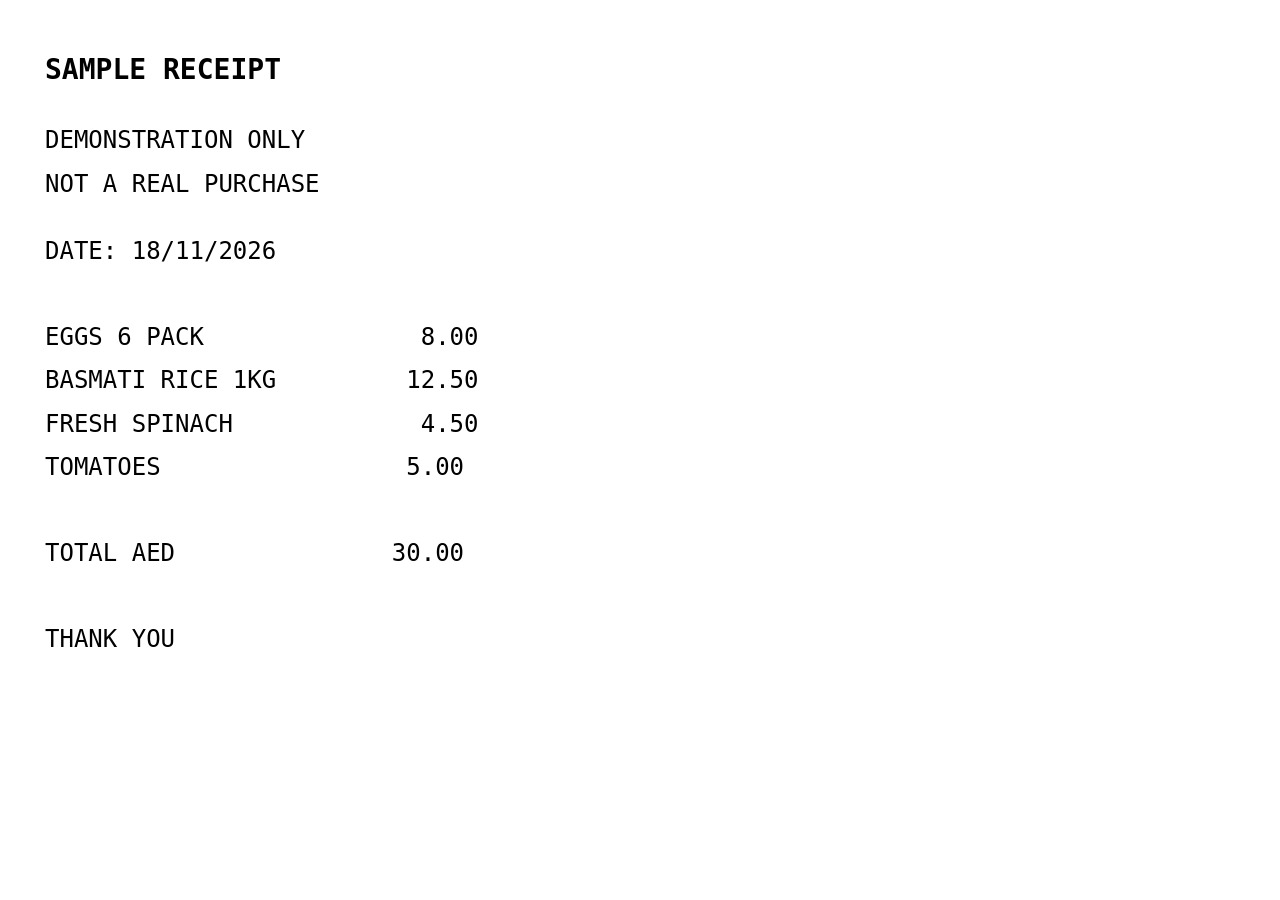
<file: sample-receipt.html>
<!doctype html><html lang="en"><head><meta charset="utf-8"><title>Sample receipt · demonstration only</title><style>body{margin:0;background:#fff;color:#000;font:24px/1.8 monospace;padding:45px;max-width:700px}h1{font-size:28px;margin:0 0 15px}pre{font:inherit;white-space:pre-wrap}</style></head><body><h1>SAMPLE RECEIPT</h1><p>DEMONSTRATION ONLY<br>NOT A REAL PURCHASE</p><pre>DATE: 18/11/2026

EGGS 6 PACK               8.00
BASMATI RICE 1KG         12.50
FRESH SPINACH             4.50
TOMATOES                 5.00

TOTAL AED               30.00

THANK YOU
</pre></body></html>
</file>
<file: styles.css>
:root{--bg:#f7f5ee;--white:#fffefa;--ink:#203e31;--muted:#616b61;--border:#d9ddcf;--pale:#e9eddf;--accent:#aa482a;--soft:#f0e4d6;--danger:#9d3524}*{box-sizing:border-box}body{margin:0;background:var(--bg);color:var(--ink);font:15px/1.55 -apple-system,BlinkMacSystemFont,"Segoe UI",sans-serif}button,input,select,textarea{font:inherit}button,a{cursor:pointer}button{color:inherit;transition:background .18s,transform .18s}button:hover{filter:brightness(.96)}button:active{transform:translateY(1px)}button:disabled{cursor:wait;opacity:.65}:focus-visible{outline:3px solid var(--accent);outline-offset:3px}a{color:inherit;text-underline-offset:4px}input,select,textarea{width:100%;min-height:44px;border:1px solid #c5cebc;background:white;color:var(--ink);border-radius:8px;padding:10px 11px}textarea{resize:vertical;min-height:92px}label,legend{font-size:12px;font-weight:700;display:block;margin-bottom:6px}fieldset{border:0;margin:19px 0 0;padding:0;min-width:0}header{display:flex;align-items:center;gap:20px;max-width:1440px;margin:auto;padding:20px 36px;border-bottom:1px solid var(--border)}.brand{display:flex;align-items:center;gap:10px;text-decoration:none;font-weight:750;font-size:18px;letter-spacing:-.6px;white-space:nowrap}.brand-mark{display:grid;place-items:center;background:var(--ink);color:#e0e8c7;border-radius:12px;width:38px;height:38px;font-size:29px}.accent{color:var(--accent)}nav{display:flex;gap:5px;margin-left:auto}nav button{background:none;border:0;padding:10px 14px;border-radius:22px;font-size:12px;font-weight:650;white-space:nowrap}nav button[aria-current=page]{background:var(--ink);color:white}.free-label{font-size:11px;padding-left:18px;border-left:1px solid var(--border);white-space:nowrap;color:var(--muted)}main{max-width:1360px;margin:auto;padding:0 36px 20px}.hero{display:flex;justify-content:space-between;align-items:center;gap:40px;padding:34px 0 23px}.eyebrow{font-size:10px;letter-spacing:1.9px;text-transform:uppercase;font-weight:750;color:var(--accent);margin:0 0 12px}h1{font:400 62px/1.04 Georgia,serif;letter-spacing:-2.4px;margin:0 0 17px}h1 em{color:var(--accent);font-weight:400}.hero p:not(.eyebrow){font-size:14px;color:var(--muted);margin:0}.hero-side{display:flex;gap:22px;align-items:center;padding-right:20px}.hero-note{font:italic 21px/1.35 Georgia,serif}.hero-note em{color:var(--accent)}.orbit{width:156px;height:156px;border:13px solid #fffefa;outline:1px solid #bdc7b0;border-radius:50%;box-shadow:0 9px 0 #e7eadd;position:relative;background:#e5cd96;transform:rotate(-10deg)}.leaf{position:absolute;display:block;border-radius:90% 5% 90% 5%;background:#627c47;width:38px;height:54px}.leaf-one{left:12px;top:16px;transform:rotate(14deg)}.leaf-two{left:73px;top:61px;transform:rotate(-25deg);background:#839654}.tomato{position:absolute;width:30px;height:30px;border-radius:50%;background:#be6647;left:78px;top:14px}.egg{display:grid;place-items:center;position:absolute;left:39px;top:46px;background:#fffdf1;border-radius:50%;width:50px;height:43px}.egg i{display:block;background:#d2a144;width:21px;height:21px;border-radius:50%}.grain{position:absolute;width:9px;height:3px;background:#fffdf0;border-radius:3px}.g1{top:90px;left:25px}.g2{top:35px;left:63px}.g3{left:80px;top:106px}.journey{display:flex;gap:32px;border-bottom:1px solid var(--border);padding:11px 0 20px;margin-bottom:25px;color:var(--muted);font-size:12px}.journey span{display:flex;gap:8px;align-items:center}.journey b{font-size:10px;color:var(--accent)}.kitchen-layout{display:grid;grid-template-columns:400px minmax(0,1fr);gap:30px;align-items:start}.panel{border:1px solid var(--border);border-radius:16px;padding:24px;background:var(--white)}.section-heading{display:flex;align-items:center;gap:10px}.step{font-size:10px;letter-spacing:.5px;color:var(--accent)}h2{font:400 26px/1.2 Georgia,serif;letter-spacing:-.6px;margin:0 0 7px}.section-heading h2{font-size:23px;margin:0}.helper{font-size:12px;color:var(--muted);margin:8px 0 16px;line-height:1.65}.helper.small{font-size:11px;margin:7px 0 12px}.input-tabs{display:flex;gap:5px;background:#efefe6;border-radius:8px;padding:4px;margin:18px 0}.input-tabs button{border:0;background:none;border-radius:6px;padding:8px 5px;flex:1;font-size:11px;font-weight:650}.input-tabs button[aria-selected=true]{background:var(--white);box-shadow:0 1px 4px #203e3114}.input-row{display:flex;gap:8px;align-items:center}.input-row input{min-width:0;flex:1}.add-btn{height:44px;min-width:44px;border:1px solid var(--border);background:var(--pale);border-radius:8px;font-size:24px}.autocomplete{position:relative}#ingredient-options{position:absolute;z-index:3;list-style:none;padding:4px;margin:5px 0 0;width:100%;max-height:310px;overflow:auto;background:var(--white);box-shadow:0 9px 32px #203e3129;border:1px solid #bdc8b1;border-radius:10px}#ingredient-options li{padding:9px 10px;border-radius:6px;font-size:13px;cursor:pointer}#ingredient-options li small{display:block;color:var(--muted);font-size:10px}#ingredient-options li:hover,#ingredient-options li[aria-selected=true]{background:var(--pale)}.text-button{background:none;border:0;padding:3px 0;text-decoration:underline;text-underline-offset:4px;color:var(--accent);font-size:12px;min-height:32px}.text-button.muted{color:var(--muted)}.example-row{display:flex;justify-content:space-between;gap:10px;margin-top:7px}.chips{display:flex;flex-wrap:wrap;gap:6px;margin-top:12px}.chip{background:var(--pale);padding:5px 6px 5px 11px;border-radius:20px;display:flex;align-items:center;gap:6px;font-size:11px}.chip button{background:none;border:0;font-size:17px;border-radius:50%;width:25px;height:25px}.constraint-section{border-top:1px solid var(--border);margin-top:21px;padding-top:22px}.two-columns{display:grid;grid-template-columns:1fr 1fr;gap:12px}.field{margin-top:17px}.check{display:flex;gap:8px;align-items:center;font-size:11px;font-weight:400;min-height:31px;margin:0}.check input{width:15px;height:15px;min-height:0;margin:0;accent-color:var(--ink);flex-shrink:0}.all-equipment{font-weight:650;margin-bottom:9px}.check-grid{display:grid;grid-template-columns:1fr 1fr;gap:1px 10px}.primary,.secondary,.small-button{display:inline-flex;gap:10px;align-items:center;justify-content:center;padding:11px 17px;border-radius:8px;font-size:12px;font-weight:650;min-height:44px;text-decoration:none;border:1px solid var(--ink)}.primary{background:var(--ink);color:white}.secondary{background:transparent}.small-button{background:var(--pale);padding:8px 13px;min-height:40px;border-color:var(--border)}.full{width:100%;margin-top:17px}.error{font-size:12px;color:var(--danger);margin:6px 0}.results-heading{display:flex;justify-content:space-between;gap:15px;align-items:center;margin:3px 0 21px}.results-heading .eyebrow{margin-bottom:7px}.results-heading h2{font-size:31px}.subtle{font-size:11px;color:var(--muted)}.empty{background:#eff1e6;border:1px dashed #bcc8b0;border-radius:15px;padding:55px 30px;text-align:center;min-height:335px;display:flex;flex-direction:column;justify-content:center;align-items:center}.empty-mark{font:70px Georgia,serif;color:#82956b;margin-bottom:20px;line-height:1}.empty h3{font:30px/1.15 Georgia,serif;letter-spacing:-.7px;margin:0 0 15px;max-width:310px}.empty p{font-size:13px;color:var(--muted);max-width:330px;margin:0}.recipe-grid{display:grid;grid-template-columns:1fr 1fr;gap:17px}.recipe-card{border:1px solid var(--border);background:var(--white);border-radius:14px;overflow:hidden}.recipe-card-top{padding:20px;background:var(--pale);display:flex;align-items:center;justify-content:space-between;min-height:89px}.recipe-card:nth-child(2n) .recipe-card-top{background:var(--soft)}.fit{font:31px Georgia,serif;letter-spacing:-1px}.fit small{font:10px -apple-system,sans-serif;display:block;letter-spacing:0;margin-top:4px}.recipe-card-top>span{font-size:10px;line-height:1.5;max-width:95px;text-align:right}.recipe-card-body{padding:21px}.recipe-card h3{font:26px/1.12 Georgia,serif;letter-spacing:-.5px;margin:0 0 12px}.recipe-card p{font-size:12px;color:var(--muted)}.recipe-meta{font-size:10px;color:var(--muted);display:flex;gap:12px;margin-bottom:13px}.recipe-card .secondary{width:100%}.workspace-tip{margin-top:34px;padding:26px 0;border-top:1px solid var(--border);max-width:480px}.tip-number{font-size:10px;letter-spacing:1.5px;color:var(--accent);font-weight:650}.workspace-tip h3{font:30px/1.2 Georgia,serif;letter-spacing:-.6px;margin:14px 0}.workspace-tip p{font-size:13px;color:var(--muted);max-width:350px}.page-heading{padding:41px 0 27px}.page-heading h1{font-size:49px;letter-spacing:-1.8px}.page-heading p:not(.eyebrow){font-size:14px;color:var(--muted);max-width:650px}.pantry-layout{display:grid;grid-template-columns:340px minmax(0,1fr);gap:35px;align-items:start}.list-heading{display:flex;align-items:center;justify-content:space-between;gap:15px;margin:0 0 18px}.list-heading h2{margin:0}.reminder-explanation{font-size:12px;color:var(--muted);padding:14px 0 20px;margin:0}.stock-item{border:1px solid var(--border);border-radius:12px;margin-bottom:13px;background:var(--white);padding:21px}.stock-top{display:flex;gap:15px;justify-content:space-between;align-items:center}.stock-item h3{font:23px Georgia,serif;margin:0 0 6px}.stock-item p{font-size:11px;color:var(--muted);margin:7px 0}.due{font-size:10px;border-radius:20px;background:var(--pale);padding:7px 12px;white-space:nowrap}.due.urgent{background:#f0dfca;color:#843b22}.due.past{background:#f0dbd3;color:#8e2d1c}.stock-actions{display:flex;flex-wrap:wrap;gap:17px;margin-top:12px}.stock-actions button{font-size:11px}.reminder-banner{margin:20px 0 0;background:#efdfc8;color:#673c27;border-radius:9px;padding:12px 18px;font-size:12px;display:flex;justify-content:space-between;align-items:center;gap:20px}.reminder-banner button{color:#673c27;white-space:nowrap}.stats{display:grid;grid-template-columns:repeat(3,1fr);gap:18px;margin:4px 0 20px}.stats>div{background:var(--pale);border-radius:13px;padding:25px}.stats span,.stats small{display:block;font-size:11px;color:var(--muted)}.stats strong{display:block;font:41px Georgia,serif;margin:12px 0}.journal-entry{display:grid;grid-template-columns:75px 1fr auto;gap:19px;align-items:center;border-bottom:1px solid var(--border);padding:23px 0}.journal-entry h3{font:23px Georgia,serif;margin:0 0 7px}.journal-entry p{font-size:12px;color:var(--muted);margin:5px 0;overflow-wrap:anywhere}.journal-entry img,.journal-placeholder{width:75px;height:75px;border-radius:9px;object-fit:cover}.journal-placeholder{display:grid;place-items:center;background:var(--pale);font:27px Georgia,serif}.feedback-layout{display:grid;grid-template-columns:1fr 1fr;gap:45px}.loop{list-style:none;padding:0;counter-reset:loop;margin:23px 0 35px}.loop li{counter-increment:loop;position:relative;padding:0 0 22px 40px;border-left:1px solid var(--border);margin-left:10px}.loop li:before{content:counter(loop);position:absolute;left:-13px;top:0;border:1px solid var(--border);border-radius:50%;background:var(--bg);width:26px;height:26px;display:grid;place-items:center;font:13px Georgia,serif}.loop li strong,.loop li span{display:block}.loop li strong{font-size:14px}.loop li span{font-size:12px;color:var(--muted);margin-top:3px}.feedback-entry{padding:16px 0;border-bottom:1px solid var(--border)}.feedback-entry strong{font-size:13px}.feedback-entry p{font-size:12px;color:var(--muted);overflow-wrap:anywhere}.about-body{max-width:760px}.about-body h2{margin-top:29px}.about-body p{color:var(--muted);font-size:14px;line-height:1.8}.button-row{display:flex;gap:15px;align-items:center;flex-wrap:wrap;margin-top:11px}.input-preview{display:block;max-width:100%;max-height:220px;object-fit:contain;border-radius:9px;margin-top:13px}.receipt-candidate{border-top:1px solid var(--border);padding:12px 0}.receipt-candidate .check{font-size:12px}.receipt-candidate small{font-size:10px;display:block;color:var(--muted);margin:5px 0}.receipt-candidate select{font-size:11px;min-height:38px;margin-top:5px}.receipt-label{font-size:11px;color:var(--accent);font-weight:650;margin-top:16px}.toast{position:fixed;left:50%;bottom:22px;transform:translateX(-50%);background:var(--ink);color:white;border-radius:9px;padding:14px 21px;font-size:12px;max-width:90vw;box-shadow:0 8px 30px #203e3126;z-index:20;text-align:center}dialog{border:1px solid var(--border);border-radius:17px;background:var(--white);color:var(--ink);width:calc(100% - 28px);max-width:740px;max-height:90vh;padding:0}dialog::backdrop{background:#14291dbd;backdrop-filter:blur(4px)}.dialog-inner{padding:30px}.dialog-heading{display:flex;justify-content:space-between;align-items:start;gap:15px}.dialog-heading h2{font-size:34px;line-height:1.12}.close{border:0;background:var(--pale);border-radius:50%;width:40px;height:40px;font-size:24px;flex-shrink:0}.recipe-detail-columns{display:grid;grid-template-columns:1fr 1.4fr;gap:28px;border-top:1px solid var(--border);padding-top:22px;margin-top:20px}.recipe-detail-columns h3{font-size:13px;margin:0 0 14px}.ingredient-list{list-style:none;margin:0;padding:0}.ingredient-list li{font-size:12px;padding:9px 0;border-bottom:1px solid var(--border)}.recipe-steps{padding-left:22px;margin:0}.recipe-steps li{font-size:13px;padding-left:5px;margin-bottom:17px}.recipe-steps li::marker{color:var(--accent);font-weight:700}.detail-rating{display:flex;align-items:center;gap:14px;background:var(--pale);padding:15px 18px;border-radius:9px;margin-top:18px}.detail-rating strong{font:29px Georgia,serif;white-space:nowrap}.detail-rating p{font-size:11px;margin:0;color:var(--muted)}.extra-needed{color:var(--accent);font-size:11px;display:block;margin-top:4px}footer{border-top:1px solid var(--border);padding:22px 0;margin-top:42px;display:flex;justify-content:space-between;gap:20px;font-size:10px;color:var(--muted)}.sr-only{position:absolute;width:1px;height:1px;overflow:hidden;clip:rect(0,0,0,0)}[hidden]{display:none!important}
@media(min-width:1450px){.hero{padding-top:43px}}@media(max-width:1050px){header{padding:19px 24px;gap:12px}.free-label{display:none}nav button{padding:9px 10px;font-size:11px}.brand{font-size:16px}main{padding:0 24px 20px}.kitchen-layout{grid-template-columns:350px minmax(0,1fr);gap:22px}.hero-side{padding:0;gap:17px}.hero-note{font-size:19px}.orbit{width:140px;height:140px}.recipe-grid{grid-template-columns:1fr}.panel{padding:22px}.recipe-card-top{min-height:76px}.pantry-layout{grid-template-columns:320px minmax(0,1fr);gap:23px}.feedback-layout{gap:26px}}@media(max-width:720px){header{flex-wrap:wrap;padding:16px 20px}.brand{font-size:18px}nav{margin-left:0;width:100%;justify-content:space-between;gap:1px}nav button{padding:9px;font-size:10px;flex:1}.hero{padding:27px 0 18px;gap:10px}.hero h1{font-size:48px;letter-spacing:-2px}.hero-side{display:none}.hero p:not(.eyebrow){font-size:13px}.journey{font-size:10px;gap:15px;justify-content:space-between;padding-bottom:18px}.journey span{gap:5px}.kitchen-layout,.pantry-layout,.feedback-layout{grid-template-columns:1fr}.kitchen-layout{gap:30px}main{padding:0 20px 15px}.panel{padding:22px}.recipe-grid{grid-template-columns:1fr}.results-heading h2{font-size:28px}.stats{grid-template-columns:1fr;gap:10px}.stats>div{padding:19px 22px}.stats strong{font-size:35px}.page-heading h1{font-size:39px;letter-spacing:-1.5px}.page-heading{padding:28px 0 20px}.list-heading{flex-wrap:wrap}.journal-entry{grid-template-columns:56px 1fr;gap:13px}.journal-entry img,.journal-placeholder{width:56px;height:56px}.journal-entry>button{grid-column:2;justify-self:start}.dialog-inner{padding:23px}.recipe-detail-columns{grid-template-columns:1fr;gap:23px}.dialog-heading h2{font-size:29px}.two-columns{gap:10px}.reminder-banner{align-items:start;font-size:11px;padding:13px}.reminder-banner button{font-size:10px}footer{display:block;line-height:2}footer span{display:block}.workspace-tip{margin-top:23px}.stock-top{align-items:start}.due{max-width:115px;white-space:normal}.detail-rating{align-items:start}.detail-rating strong{font-size:25px}}@media(prefers-reduced-motion:reduce){*{transition:none!important;scroll-behavior:auto!important}}
</file>
